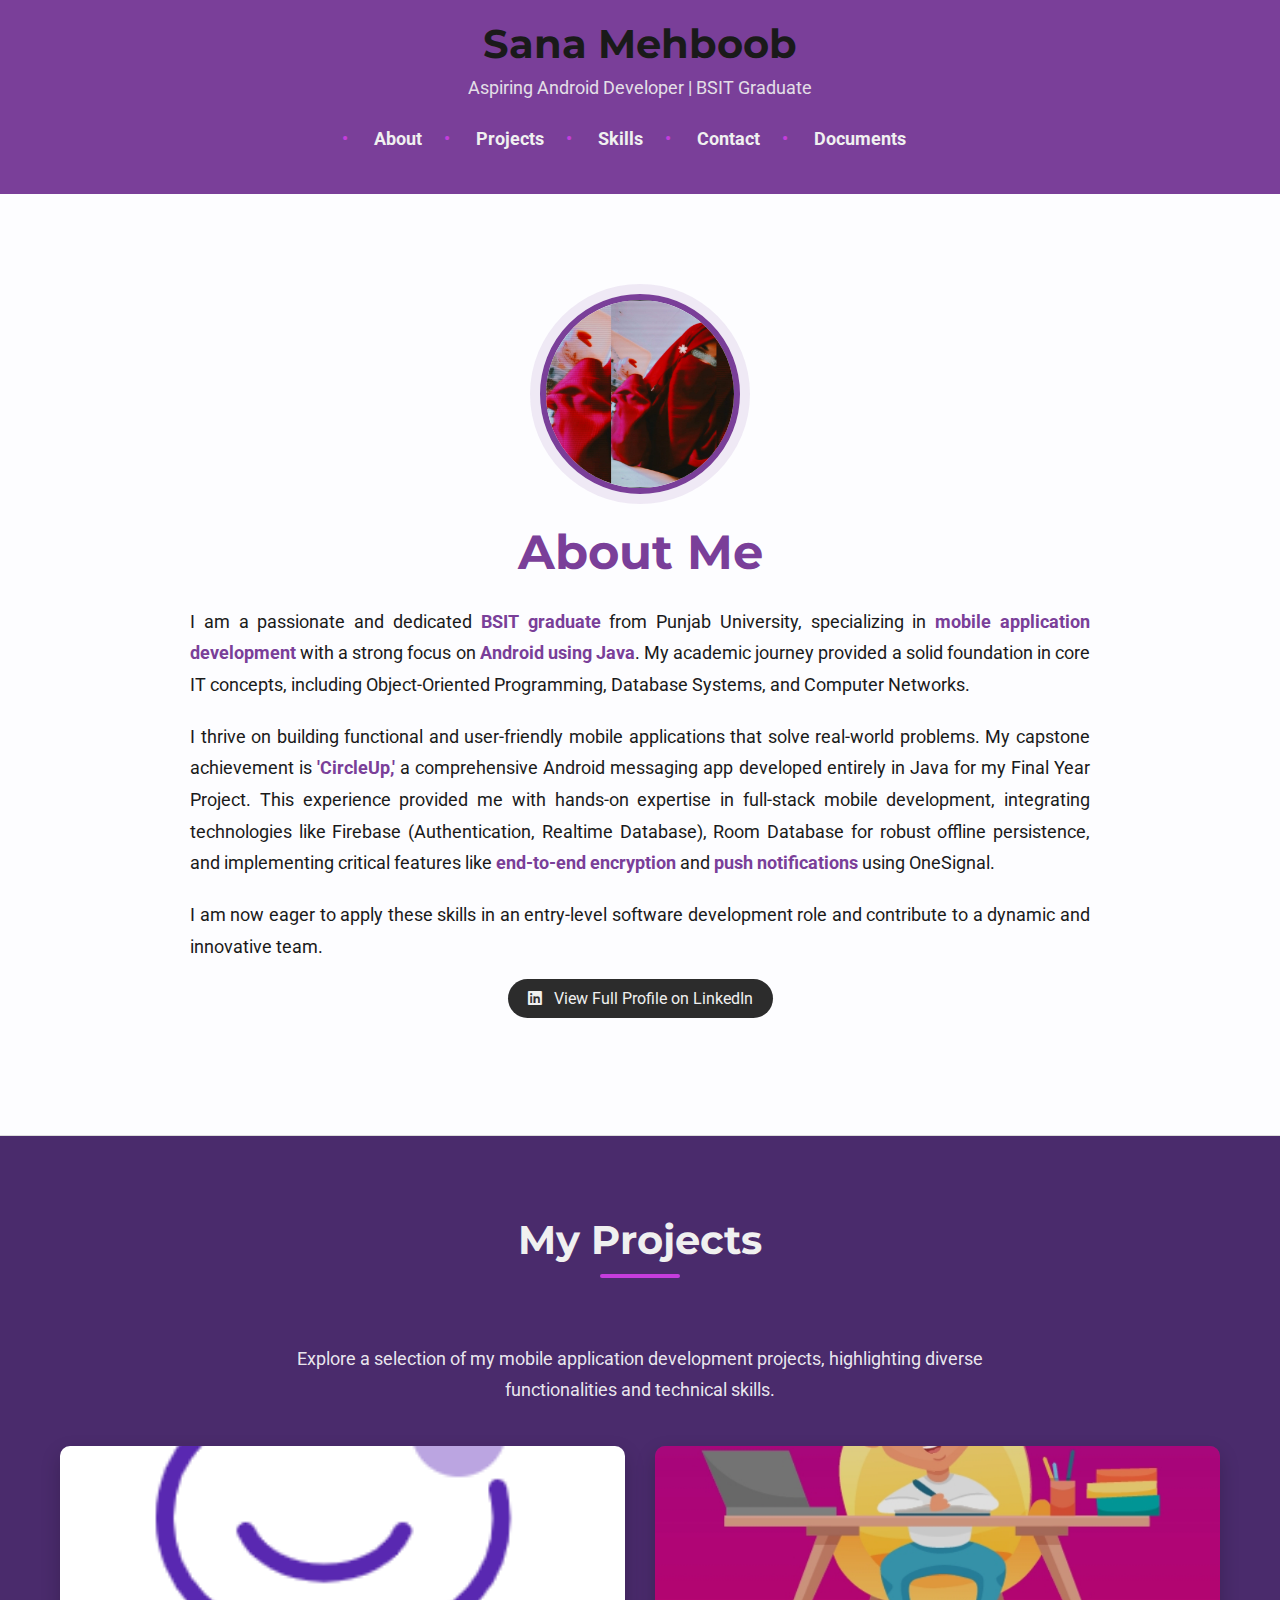
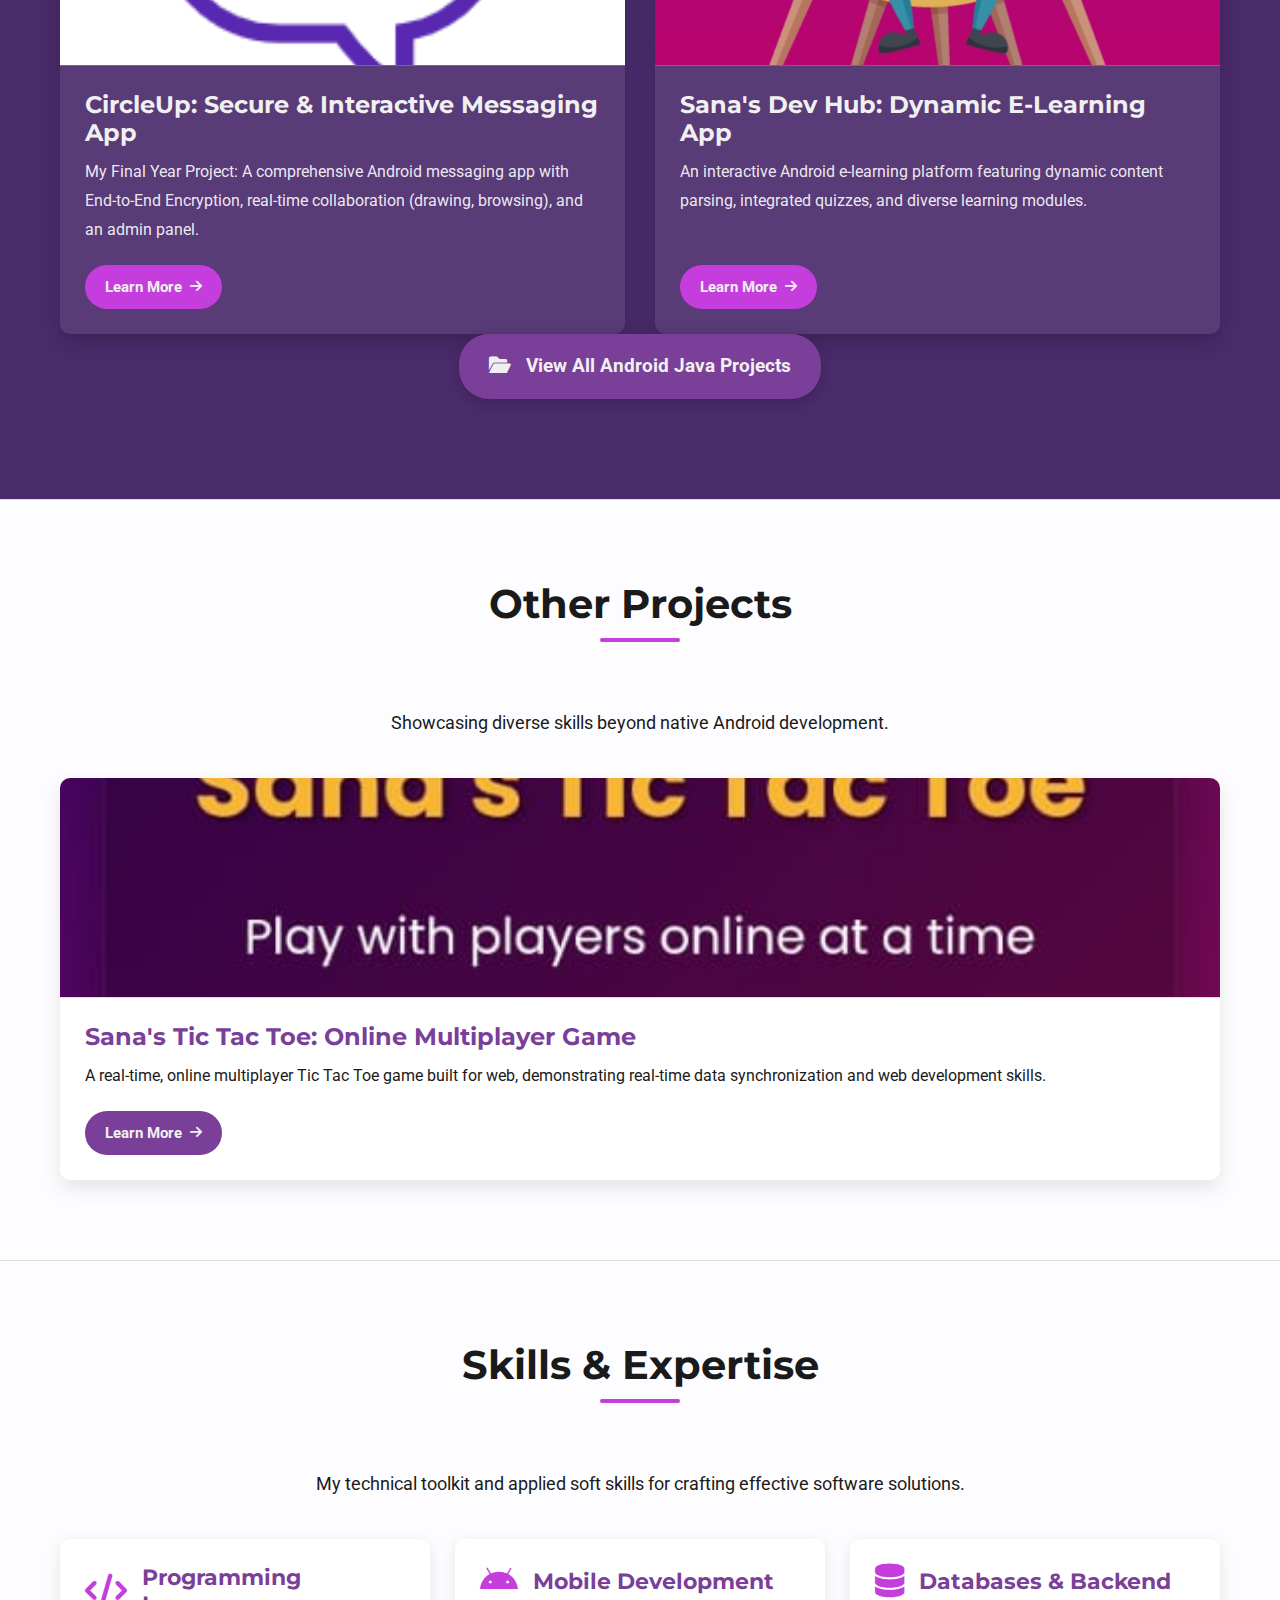
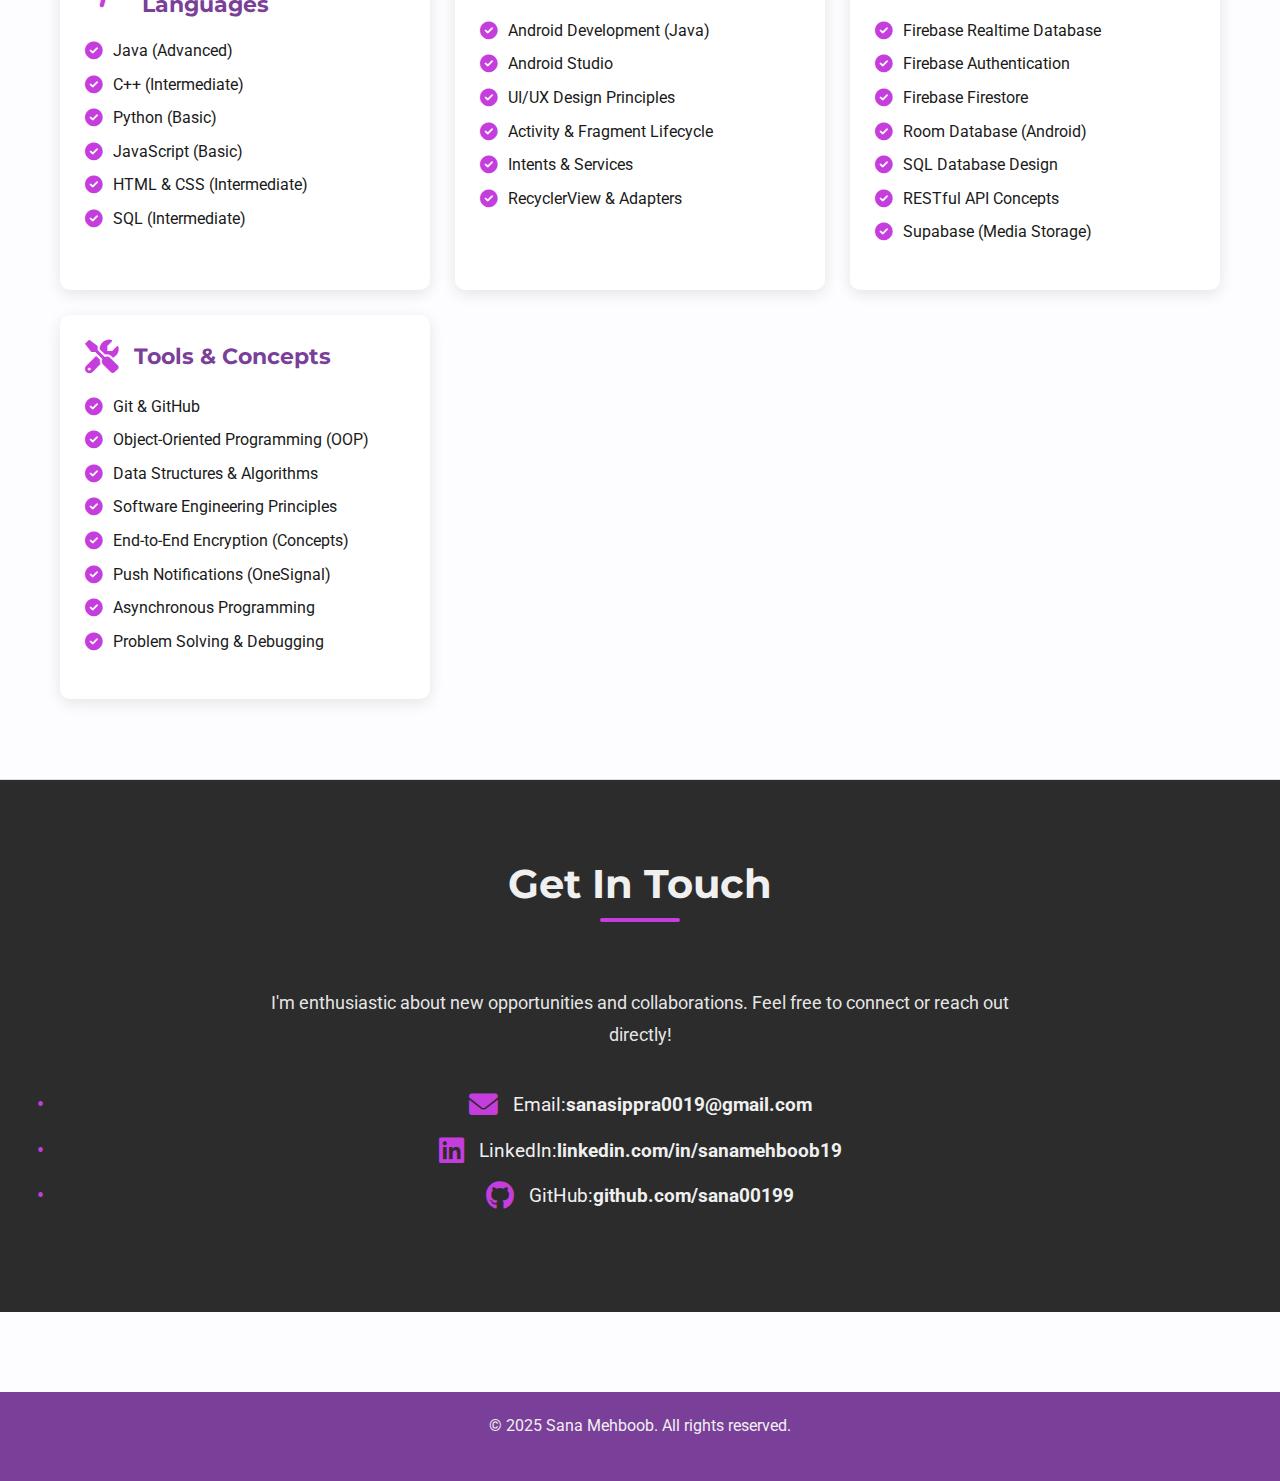
<file: index.html>
<!DOCTYPE html>
<html lang="en">
<head>
    <meta charset="UTF-8">
    <meta name="viewport" content="width=device-width, initial-scale=1.0">
    <title>Sana Mehboob | Aspiring Android Developer Portfolio</title>
    <!-- Link to your DEDICATED CSS file for the index page -->
    <link rel="stylesheet" href="index-styles.css">
    <!-- Google Fonts for a professional look -->
    <link href="https://fonts.googleapis.com/css2?family=Roboto:wght@300;400;700&family=Montserrat:wght@700&display=swap" rel="stylesheet">
    <!-- Font Awesome for icons -->
    <link rel="stylesheet" href="https://cdnjs.cloudflare.com/ajax/libs/font-awesome/6.0.0-beta3/css/all.min.css">
    <!-- Optional: Add a Favicon (Recommended for polish) -->
    <!-- <link rel="icon" href="images/favicon.png" type="image/png"> -->
</head>
<body>

    <header class="main-header">
        <div class="container">
            <h1 class="site-title">Sana Mehboob</h1>
            <p class="site-tagline">Aspiring Android Developer | BSIT Graduate</p>
            <nav class="main-nav">
                <ul>
                    <li><a href="#about">About</a></li>
                    <li><a href="#projects">Projects</a></li>
                    <li><a href="#skills">Skills</a></li>
                    <li><a href="#contact">Contact</a></li>
                    <li><a href="https://sana00199.github.io/documents/">Documents</a></li>
                </ul>
            </nav>
        </div>
    </header>

    <!-- Hero/About Section -->
    <section id="about" class="hero-section-about">
        <div class="container">
            <div class="profile-section-content">
                <img src="images/your-profile-picture.jpg" alt="Sana Mehboob Profile Picture" class="profile-img"> <!-- REMEMBER TO REPLACE THIS IMAGE -->
                <h2 class="section-heading-hero">About Me</h2>
                <p>I am a passionate and dedicated <strong>BSIT graduate</strong> from Punjab University, specializing in <strong>mobile application development</strong> with a strong focus on <strong>Android using Java</strong>. My academic journey provided a solid foundation in core IT concepts, including Object-Oriented Programming, Database Systems, and Computer Networks.</p>
                <p>I thrive on building functional and user-friendly mobile applications that solve real-world problems. My capstone achievement is <strong>'CircleUp,'</strong> a comprehensive Android messaging app developed entirely in Java for my Final Year Project. This experience provided me with hands-on expertise in full-stack mobile development, integrating technologies like Firebase (Authentication, Realtime Database), Room Database for robust offline persistence, and implementing critical features like <strong>end-to-end encryption</strong> and <strong>push notifications</strong> using OneSignal.</p>
                <p>I am now eager to apply these skills in an entry-level software development role and contribute to a dynamic and innovative team.</p>
                <p class="call-to-action">
                    <a href="https://www.linkedin.com/in/sanamehboob19/" target="_blank" class="button-link-small">
                        <i class="fab fa-linkedin"></i> View Full Profile on LinkedIn
                    </a>
                </p>
            </div>
        </div>
    </section>

    <!-- Projects Overview Section -->
    <section id="projects" class="content-section projects-dark-bg"> <!-- Changed to projects-dark-bg for a different background from overall dark-bg -->
        <div class="container">
            <h2 class="section-heading">My Projects</h2>
            <p class="text-center section-description">Explore a selection of my mobile application development projects, highlighting diverse functionalities and technical skills.</p>

            <div class="projects-overview-cards">
                <!-- Featured Project 1: CircleUp -->
                <a href="circleup-details.html" class="project-card-main-link">
                    <div class="project-card-main">
                        <img src="images/circleuplogo_one.png" alt="CircleUp App Screenshot"> <!-- REMEMBER TO REPLACE THIS IMAGE -->
                        <div class="card-content">
                            <h3>CircleUp: Secure & Interactive Messaging App</h3>
                            <p>My Final Year Project: A comprehensive Android messaging app with End-to-End Encryption, real-time collaboration (drawing, browsing), and an admin panel.</p>
                            <span class="view-details-button">Learn More <i class="fas fa-arrow-right"></i></span>
                        </div>
                    </div>
                </a>

                <!-- Featured Project 2: Sana's Dev Hub -->
                <a href="sanas-dev-hub-details.html" class="project-card-main-link">
                    <div class="project-card-main">
                        <img src="images/sanaslearning_logo.jpg" alt="Sana's Dev Hub Screenshot"> <!-- REMEMBER TO REPLACE THIS IMAGE -->
                        <div class="card-content">
                            <h3>Sana's Dev Hub: Dynamic E-Learning App</h3>
                            <p>An interactive Android e-learning platform featuring dynamic content parsing, integrated quizzes, and diverse learning modules.</p>
                            <span class="view-details-button">Learn More <i class="fas fa-arrow-right"></i></span>
                        </div>
                    </div>
                </a>
            </div>

            <p class="text-center project-links">
                 <a href="android-java-projects.html" class="button-link">
                     <i class="fas fa-folder-open"></i> View All Android Java Projects
                 </a>
            </p>
        </div>
    </section>



        <!-- NEW: Other Projects / Web Projects Section -->
    <section id="other-projects" class="content-section light-bg"> <!-- Using light-bg for contrast with previous dark-bg -->
        <div class="container">
            <h2 class="section-heading">Other Projects</h2>
            <p class="text-center section-description">Showcasing diverse skills beyond native Android development.</p>

            <div class="projects-overview-cards">
                <!-- Project Card: Sana's Tic Tac Toe -->
                <a href="tic-tac-toe-details.html" class="project-card-main-link">
                    <div class="project-card-main project-card-web"> <!-- Added specific class 'project-card-web' for unique styling -->
                        <img src="images/TICTACTOE.jpg" alt="Sana's Tic Tac Toe App Screenshot"> <!-- REMEMBER TO REPLACE THIS IMAGE with a prominent game screenshot -->
                        <div class="card-content">
                            <h3>Sana's Tic Tac Toe: Online Multiplayer Game</h3>
                            <p>A real-time, online multiplayer Tic Tac Toe game built for web, demonstrating real-time data synchronization and web development skills.</p>
                            <span class="view-details-button">Learn More <i class="fas fa-arrow-right"></i></span>
                        </div>
                    </div>
                </a>

                <!-- You can add other web or non-Android projects here in the future -->

            </div>
        </div>
    </section>
    <!-- END NEW: Other Projects Section -->




    <!-- Skills Section -->
    <section id="skills" class="content-section light-bg">
        <div class="container">
            <h2 class="section-heading">Skills & Expertise</h2>
            <p class="text-center section-description">My technical toolkit and applied soft skills for crafting effective software solutions.</p>
            <div class="skills-grid">
                <div class="skill-category-item">
                    <h4><i class="fas fa-code"></i> Programming Languages</h4>
                    <ul>
                        <li><i class="fas fa-check-circle"></i> Java (Advanced)</li>
                        <li><i class="fas fa-check-circle"></i> C++ (Intermediate)</li>
                        <li><i class="fas fa-check-circle"></i> Python (Basic)</li>
                        <li><i class="fas fa-check-circle"></i> JavaScript (Basic)</li>
                        <li><i class="fas fa-check-circle"></i> HTML & CSS (Intermediate)</li>
                        <li><i class="fas fa-check-circle"></i> SQL (Intermediate)</li>
                    </ul>
                </div>
                <div class="skill-category-item">
                    <h4><i class="fab fa-android"></i> Mobile Development</h4>
                    <ul>
                        <li><i class="fas fa-check-circle"></i> Android Development (Java)</li>
                        <li><i class="fas fa-check-circle"></i> Android Studio</li>
                        <li><i class="fas fa-check-circle"></i> UI/UX Design Principles</li>
                        <li><i class="fas fa-check-circle"></i> Activity & Fragment Lifecycle</li>
                        <li><i class="fas fa-check-circle"></i> Intents & Services</li>
                        <li><i class="fas fa-check-circle"></i> RecyclerView & Adapters</li>
                    </ul>
                </div>
                <div class="skill-category-item">
                    <h4><i class="fas fa-database"></i> Databases & Backend</h4>
                    <ul>
                        <li><i class="fas fa-check-circle"></i> Firebase Realtime Database</li>
                        <li><i class="fas fa-check-circle"></i> Firebase Authentication</li>
                        <li><i class="fas fa-check-circle"></i> Firebase Firestore</li>
                        <li><i class="fas fa-check-circle"></i> Room Database (Android)</li>
                        <li><i class="fas fa-check-circle"></i> SQL Database Design</li>
                        <li><i class="fas fa-check-circle"></i> RESTful API Concepts</li>
                        <li><i class="fas fa-check-circle"></i> Supabase (Media Storage)</li>
                    </ul>
                </div>
                <div class="skill-category-item">
                    <h4><i class="fas fa-tools"></i> Tools & Concepts</h4>
                    <ul>
                        <li><i class="fas fa-check-circle"></i> Git & GitHub</li>
                        <li><i class="fas fa-check-circle"></i> Object-Oriented Programming (OOP)</li>
                        <li><i class="fas fa-check-circle"></i> Data Structures & Algorithms</li>
                        <li><i class="fas fa-check-circle"></i> Software Engineering Principles</li>
                        <li><i class="fas fa-check-circle"></i> End-to-End Encryption (Concepts)</li>
                        <li><i class="fas fa-check-circle"></i> Push Notifications (OneSignal)</li>
                        <li><i class="fas fa-check-circle"></i> Asynchronous Programming</li>
                        <li><i class="fas fa-check-circle"></i> Problem Solving & Debugging</li>
                    </ul>
                </div>
            </div>
        </div>
    </section>

    <!-- Contact Section -->
    <section id="contact" class="content-section dark-bg">
        <div class="container">
            <h2 class="section-heading">Get In Touch</h2>
            <p class="text-center section-description">I'm enthusiastic about new opportunities and collaborations. Feel free to connect or reach out directly!</p>
            <ul class="contact-list">
                <li><i class="fas fa-envelope"></i> Email: <a href="mailto:sanasippra0019@gmail.com">sanasippra0019@gmail.com</a></li>
                <li><i class="fab fa-linkedin"></i> LinkedIn: <a href="https://www.linkedin.com/in/sanamehboob19/" target="_blank">linkedin.com/in/sanamehboob19</a></li>
                <li><i class="fab fa-github"></i> GitHub: <a href="https://github.com/sana00199" target="_blank">github.com/sana00199</a></li>
            </ul>
        </div>
    </section>

    <footer class="main-footer">
        <div class="container">
            <p>© 2025 Sana Mehboob. All rights reserved.</p>
        </div>
    </footer>

</body>
</html>
</file>
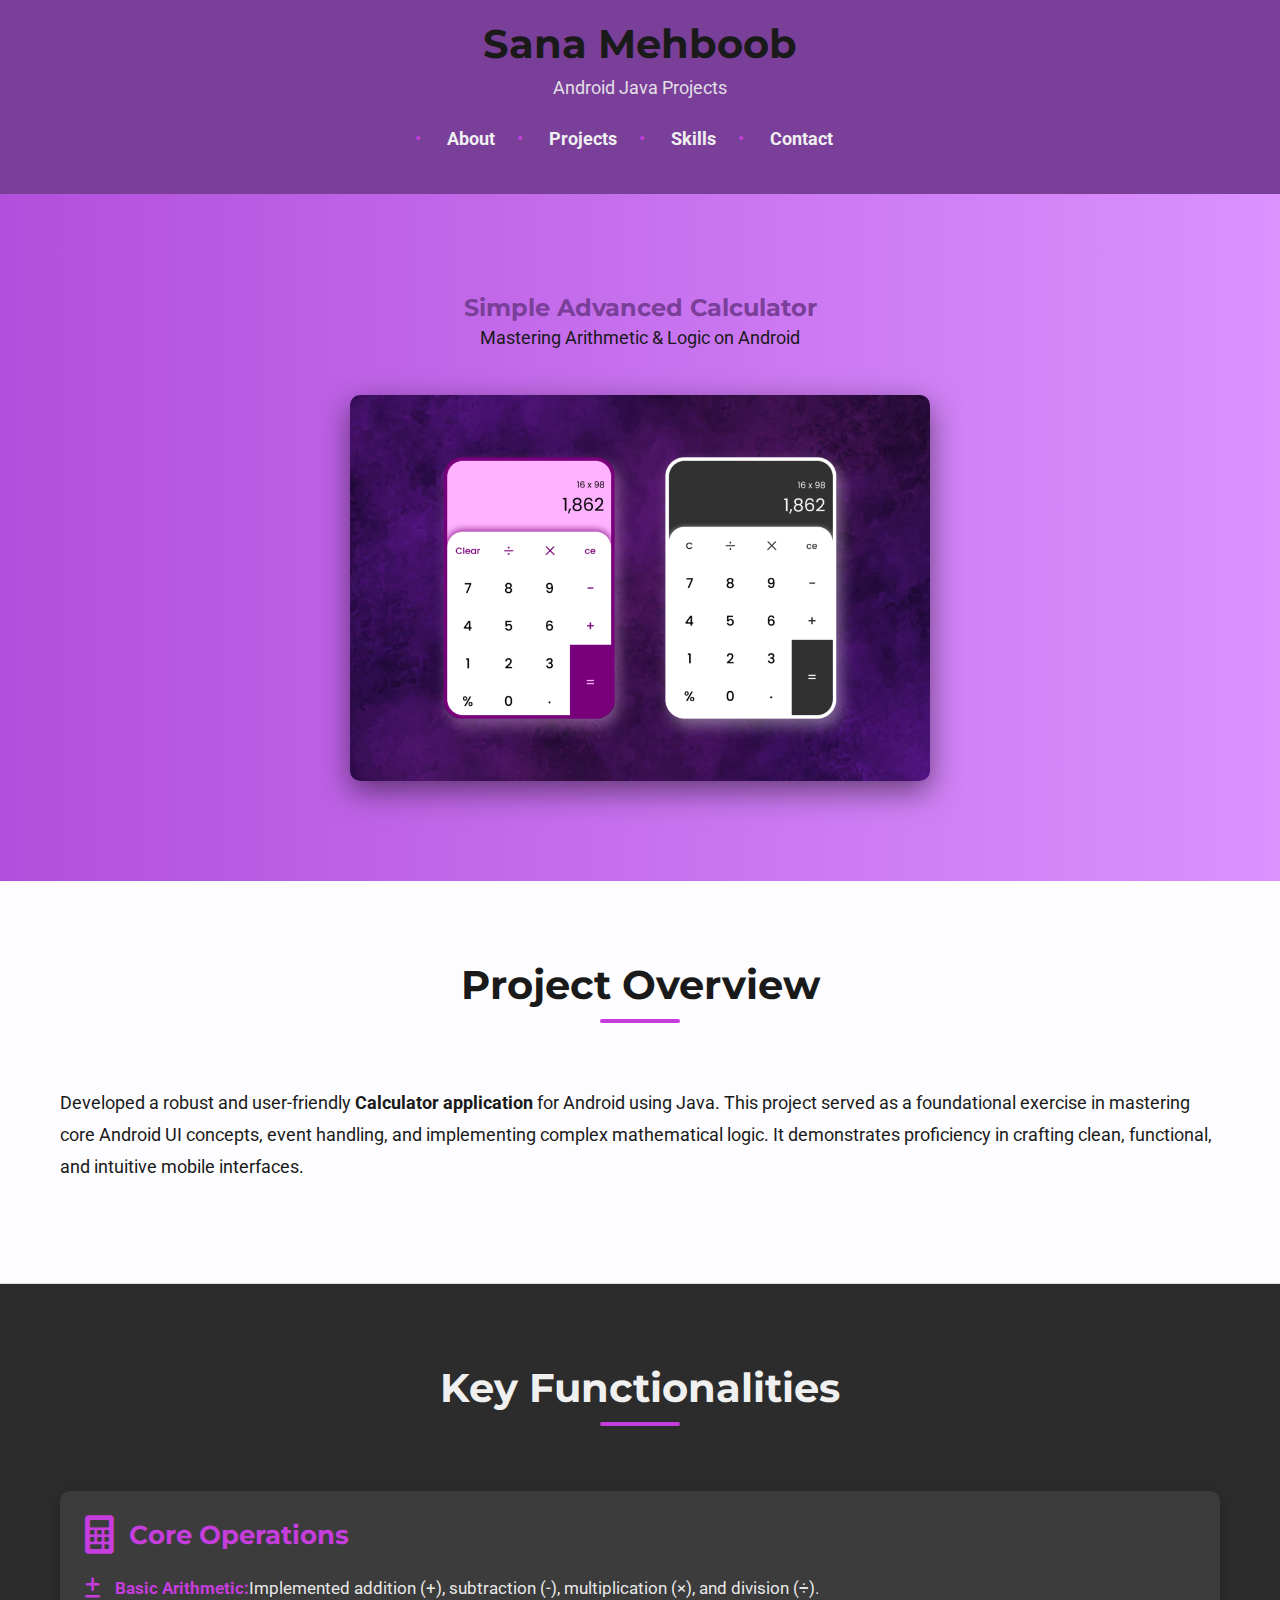
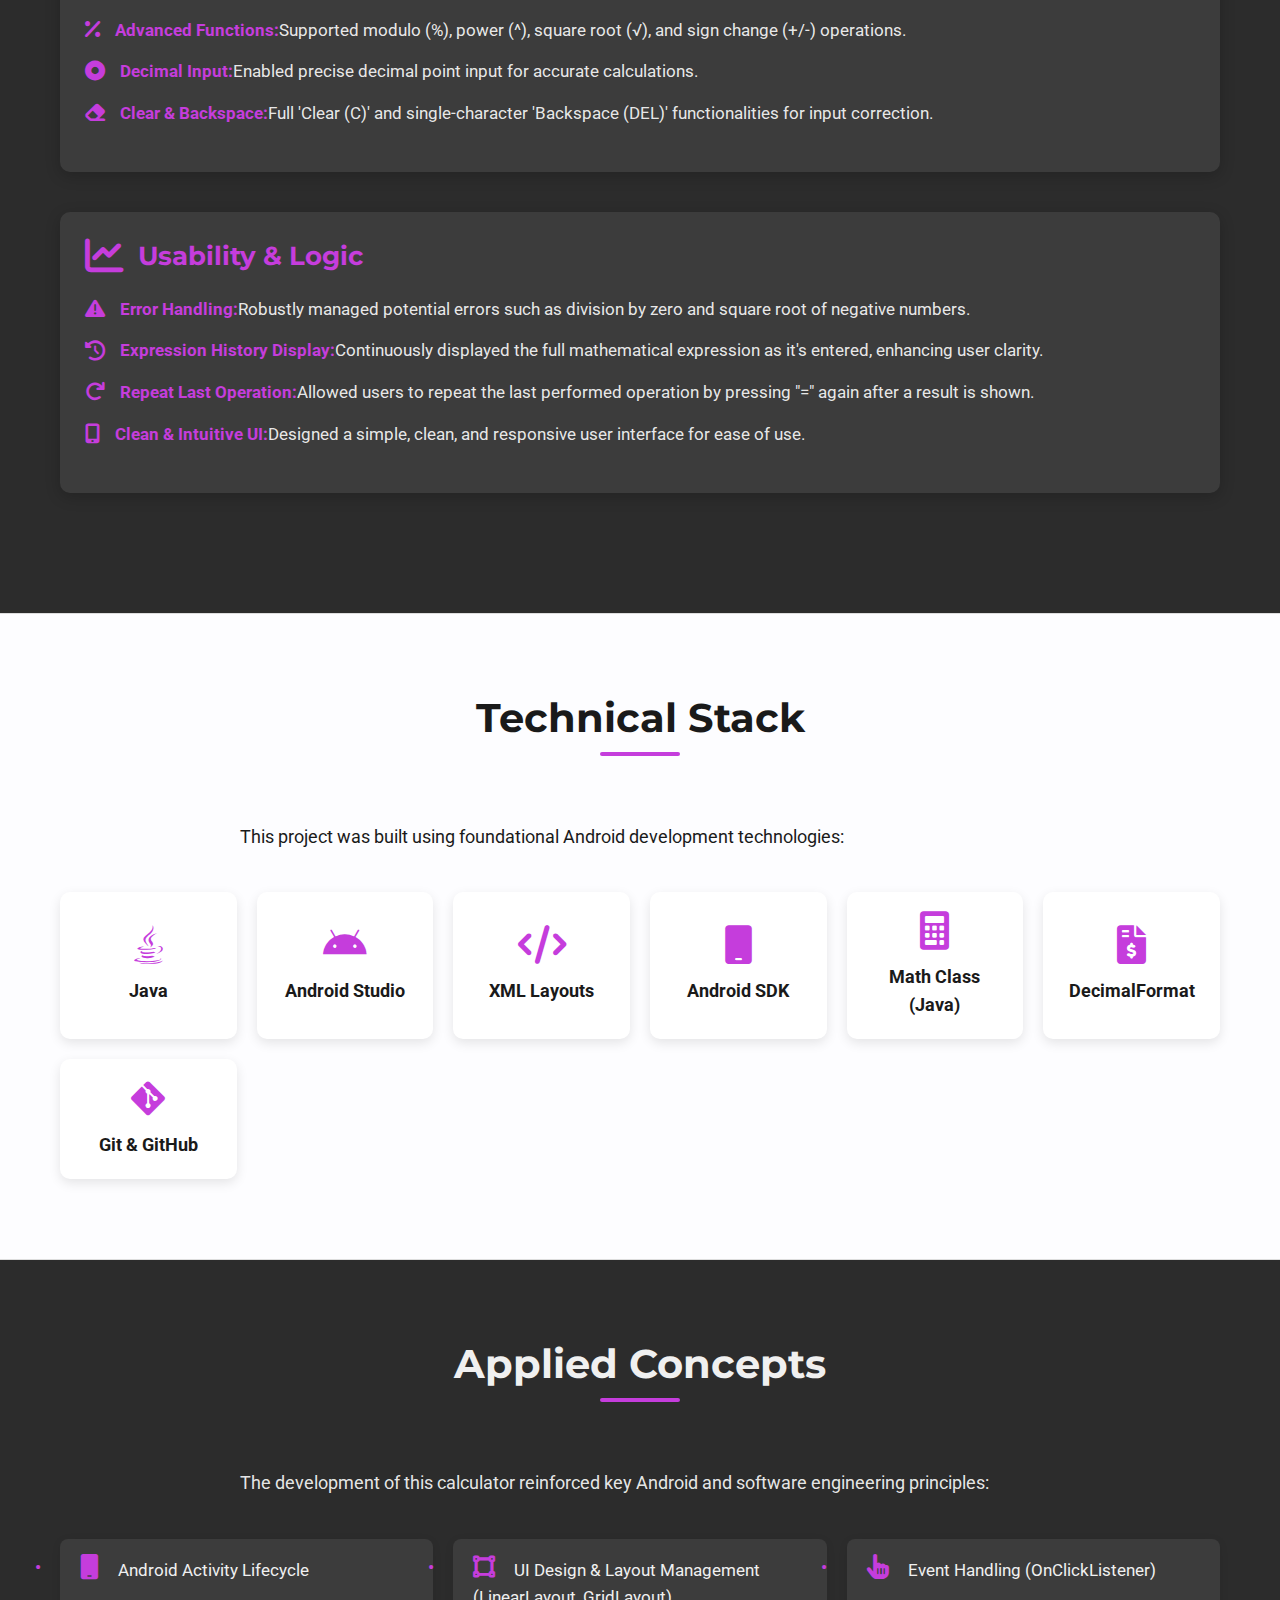
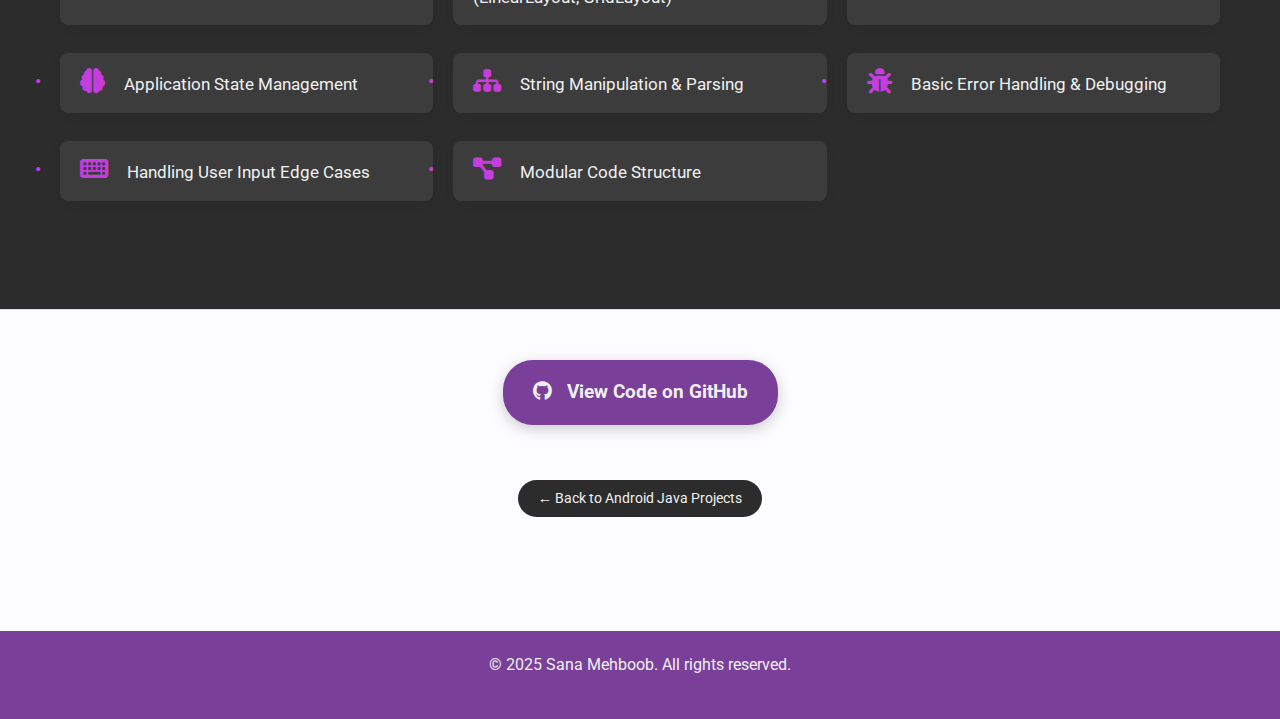
<file: calculator-details.html>
<!DOCTYPE html>
<html lang="en">
<head>
    <meta charset="UTF-8">
    <meta name="viewport" content="width=device-width, initial-scale=1.0">
    <title>Calculator: Android Java Project | Sana Mehboob's Portfolio</title>
    <!-- Link to your DEDICATED CSS file for this page -->
    <link rel="stylesheet" href="calculator-details-styles.css">
    <!-- Google Fonts for a professional look -->
    <link href="https://fonts.googleapis.com/css2?family=Roboto:wght@300;400;700&family=Montserrat:wght@700&display=swap" rel="stylesheet">
    <!-- Font Awesome for icons -->
    <link rel="stylesheet" href="https://cdnjs.cloudflare.com/ajax/libs/font-awesome/6.0.0-beta3/css/all.min.css">
    <!-- Optional: Add a Favicon -->
    <!-- <link rel="icon" href="images/favicon.png" type="image/png"> -->
</head>
<body>

    <header class="main-header">
        <div class="container">
            <h1 class="site-title">Sana Mehboob</h1>
            <p class="site-tagline">Android Java Projects</p>
            <nav class="main-nav">
                <ul>
                    <li><a href="index.html#about">About</a></li>
                    <li><a href="android-java-projects.html">Projects</a></li>
                    <li><a href="index.html#skills">Skills</a></li>
                    <li><a href="index.html#contact">Contact</a></li>
                </ul>
            </nav>
        </div>
    </header>

    <main>
        <!-- Hero Section: Project Title and Main Visual -->
        <section id="calculator-hero" class="hero-section hero-section-light-bg"> <!-- Added hero-section-light-bg class -->
            <div class="container">
                <div class="hero-content">
                    <h2 class="project-title">Simple Advanced Calculator</h2>
                    <p class="project-tagline">Mastering Arithmetic & Logic on Android</p>
                </div>
                <!-- Use a high-res screenshot of your calculator here -->
                <img src="images/calculator.png" alt="Simple Advanced Calculator App Screenshot" class="project-main-screenshot">
            </div>
        </section>

        <!-- Overview Section -->
        <section id="overview" class="content-section light-bg">
            <div class="container">
                <h3 class="section-heading">Project Overview</h3>
                <p>Developed a robust and user-friendly <strong>Calculator application</strong> for Android using Java. This project served as a foundational exercise in mastering core Android UI concepts, event handling, and implementing complex mathematical logic. It demonstrates proficiency in crafting clean, functional, and intuitive mobile interfaces.</p>
            </div>
        </section>

        <!-- Key Features Section -->
        <section id="features" class="content-section dark-bg">
            <div class="container">
                <h3 class="section-heading">Key Functionalities</h3>

                <div class="feature-category">
                    <h4><i class="fas fa-calculator feature-icon"></i> Core Operations</h4>
                    <ul class="feature-list-items">
                        <li><i class="fas fa-plus-minus"></i> <strong>Basic Arithmetic:</strong> Implemented addition (+), subtraction (-), multiplication (×), and division (÷).</li>
                        <li><i class="fas fa-percent"></i> <strong>Advanced Functions:</strong> Supported modulo (%), power (^), square root (√), and sign change (+/-) operations.</li>
                        <li><i class="fas fa-dot-circle"></i> <strong>Decimal Input:</strong> Enabled precise decimal point input for accurate calculations.</li>
                        <li><i class="fas fa-eraser"></i> <strong>Clear & Backspace:</strong> Full 'Clear (C)' and single-character 'Backspace (DEL)' functionalities for input correction.</li>
                    </ul>
                </div>

                <div class="feature-category">
                    <h4><i class="fas fa-chart-line feature-icon"></i> Usability & Logic</h4>
                    <ul class="feature-list-items">
                        <li><i class="fas fa-exclamation-triangle"></i> <strong>Error Handling:</strong> Robustly managed potential errors such as division by zero and square root of negative numbers.</li>
                        <li><i class="fas fa-history"></i> <strong>Expression History Display:</strong> Continuously displayed the full mathematical expression as it's entered, enhancing user clarity.</li>
                        <li><i class="fas fa-redo"></i> <strong>Repeat Last Operation:</strong> Allowed users to repeat the last performed operation by pressing "=" again after a result is shown.</li>
                        <li><i class="fas fa-mobile-alt"></i> <strong>Clean & Intuitive UI:</strong> Designed a simple, clean, and responsive user interface for ease of use.</li>
                    </ul>
                </div>
            </div>
        </section>

        <!-- Technical Stack Section -->
        <section id="tech-stack" class="content-section light-bg">
            <div class="container">
                <h3 class="section-heading">Technical Stack</h3>
                <p class="section-description">This project was built using foundational Android development technologies:</p>
                <div class="tech-grid">
                    <div class="tech-item"><i class="fab fa-java"></i> Java</div>
                    <div class="tech-item"><i class="fab fa-android"></i> Android Studio</div>
                    <div class="tech-item"><i class="fas fa-code"></i> XML Layouts</div>
                    <div class="tech-item"><i class="fas fa-mobile"></i> Android SDK</div>
                    <div class="tech-item"><i class="fas fa-calculator"></i> Math Class (Java)</div>
                    <div class="tech-item"><i class="fas fa-file-invoice-dollar"></i> DecimalFormat</div>
                    <div class="tech-item"><i class="fab fa-git-alt"></i> Git & GitHub</div>
                </div>
            </div>
        </section>

        <!-- Concepts Applied Section -->
        <section id="concepts-applied" class="content-section dark-bg">
            <div class="container">
                <h3 class="section-heading">Applied Concepts</h3>
                <p class="section-description">The development of this calculator reinforced key Android and software engineering principles:</p>
                <ul class="concept-list">
                    <li><i class="fas fa-mobile"></i> Android Activity Lifecycle</li>
                    <li><i class="fas fa-vector-square"></i> UI Design & Layout Management (LinearLayout, GridLayout)</li>
                    <li><i class="fas fa-hand-pointer"></i> Event Handling (OnClickListener)</li>
                    <li><i class="fas fa-brain"></i> Application State Management</li>
                    <li><i class="fas fa-sitemap"></i> String Manipulation & Parsing</li>
                    <li><i class="fas fa-bug"></i> Basic Error Handling & Debugging</li>
                    <li><i class="fas fa-keyboard"></i> Handling User Input Edge Cases</li>
                    <li><i class="fas fa-project-diagram"></i> Modular Code Structure</li>
                </ul>
            </div>
        </section>

        <!-- Optional: Video Demonstration Section -->
        <!-- Uncomment this section if you create a video demo -->
        <!--
        <section id="video-demo" class="content-section light-bg">
            <div class="container">
                <h3 class="section-heading">Calculator Demo</h3>
                <p class="text-center section-description">See the calculator in action.</p>
                <div class="video-gallery">
                    <div class="video-item">
                        <h4>Calculator Features Walkthrough</h4>
                        <div class="video-container">
                            <iframe src="[Link to your YouTube/Vimeo demo]" frameborder="0" allow="accelerometer; autoplay; clipboard-write; encrypted-media; gyroscope; picture-in-picture" allowfullscreen></iframe>
                        </div>
                    </div>
                </div>
            </div>
        </section>
        -->

        <!-- Project Links -->
        <p class="project-links call-to-action">
            <a href="https://github.com/sana00199/SimpleAdvancedCalculator.git" target="_blank" class="button-link">
                <i class="fab fa-github"></i> View Code on GitHub
            </a>
            <!-- If you add a video, uncomment this and update link -->
            <!--
            <a href="[Link to your YouTube/Vimeo demo]" target="_blank" class="button-link">
                <i class="fas fa-video"></i> Watch Demo
            </a>
            -->
        </p>

        <!-- Back to Projects Link -->
        <section class="content-section back-link-section">
            <div class="container text-center">
                <a href="android-java-projects.html" class="button-link-small">← Back to Android Java Projects</a>
            </div>
        </section>
    </main>

    <footer class="main-footer">
        <div class="container">
            <p>© 2025 Sana Mehboob. All rights reserved.</p>
        </div>
    </footer>

</body>
</html>
</file>
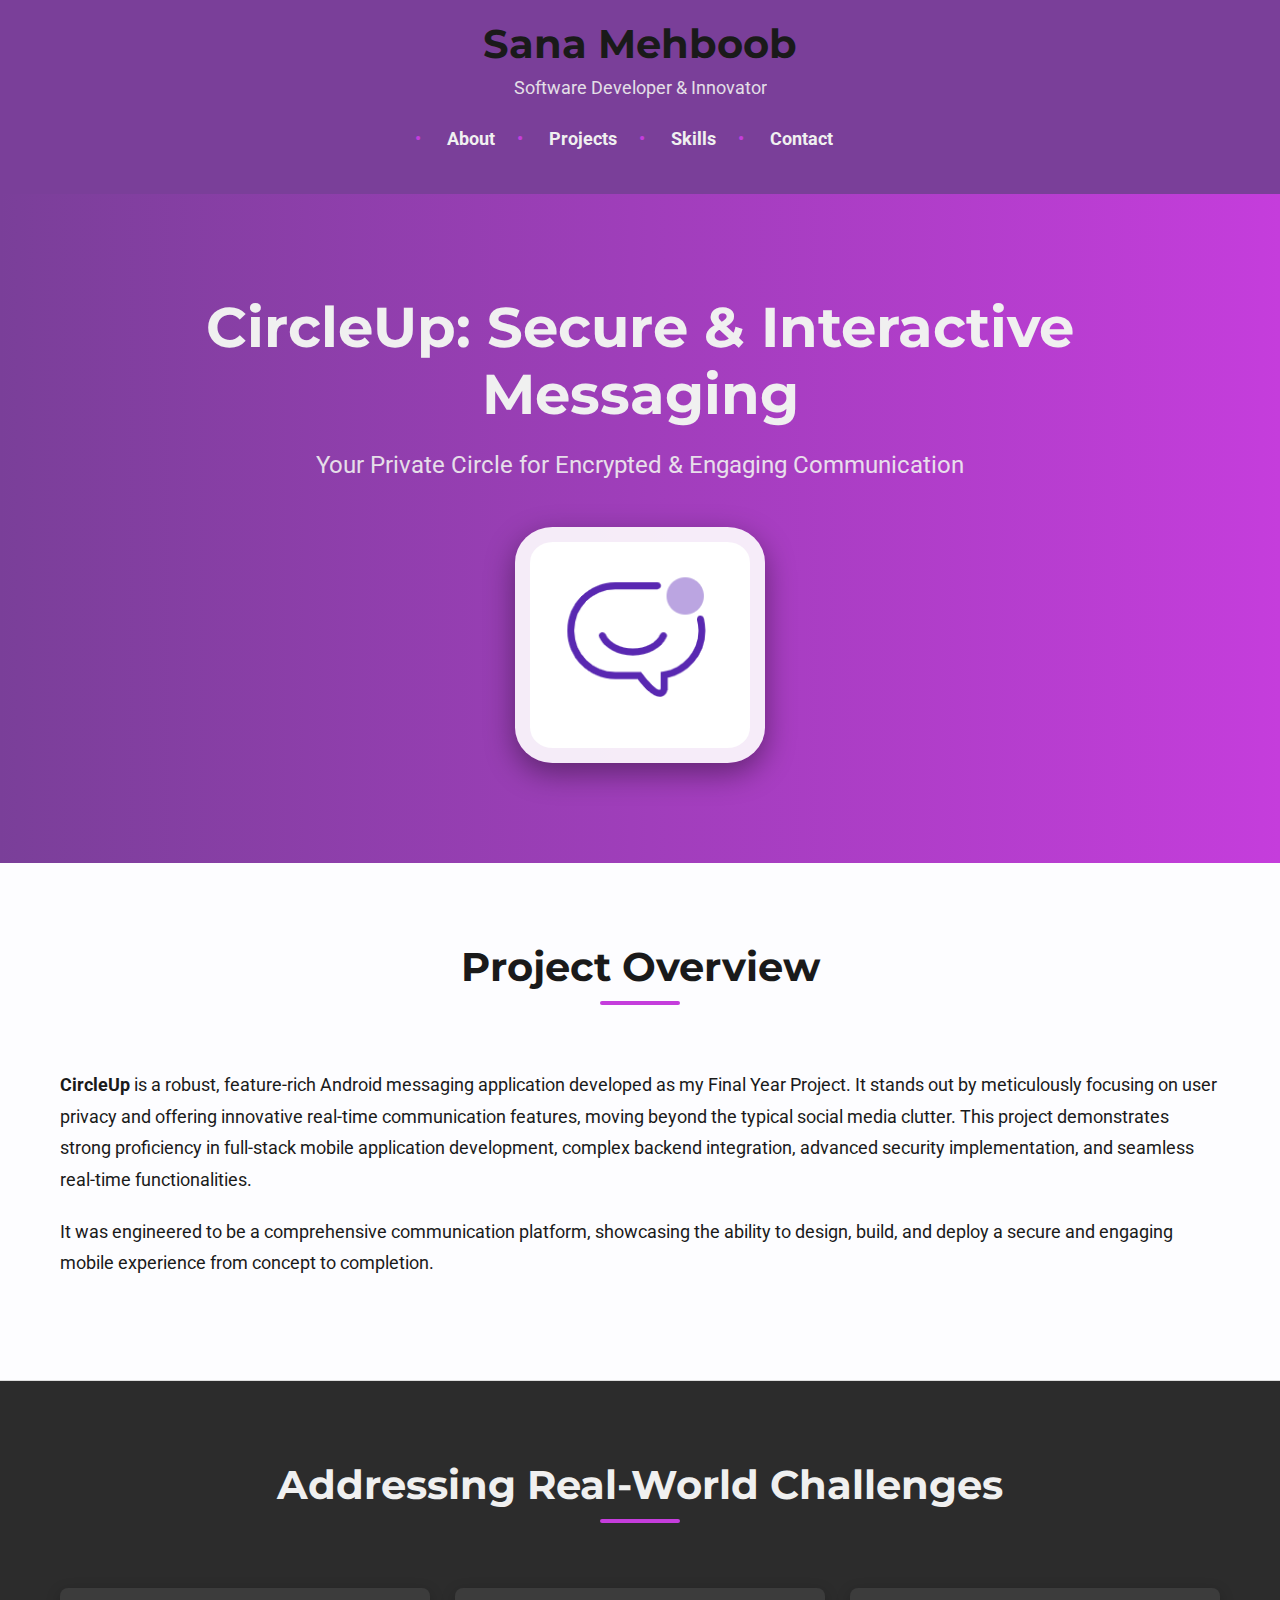
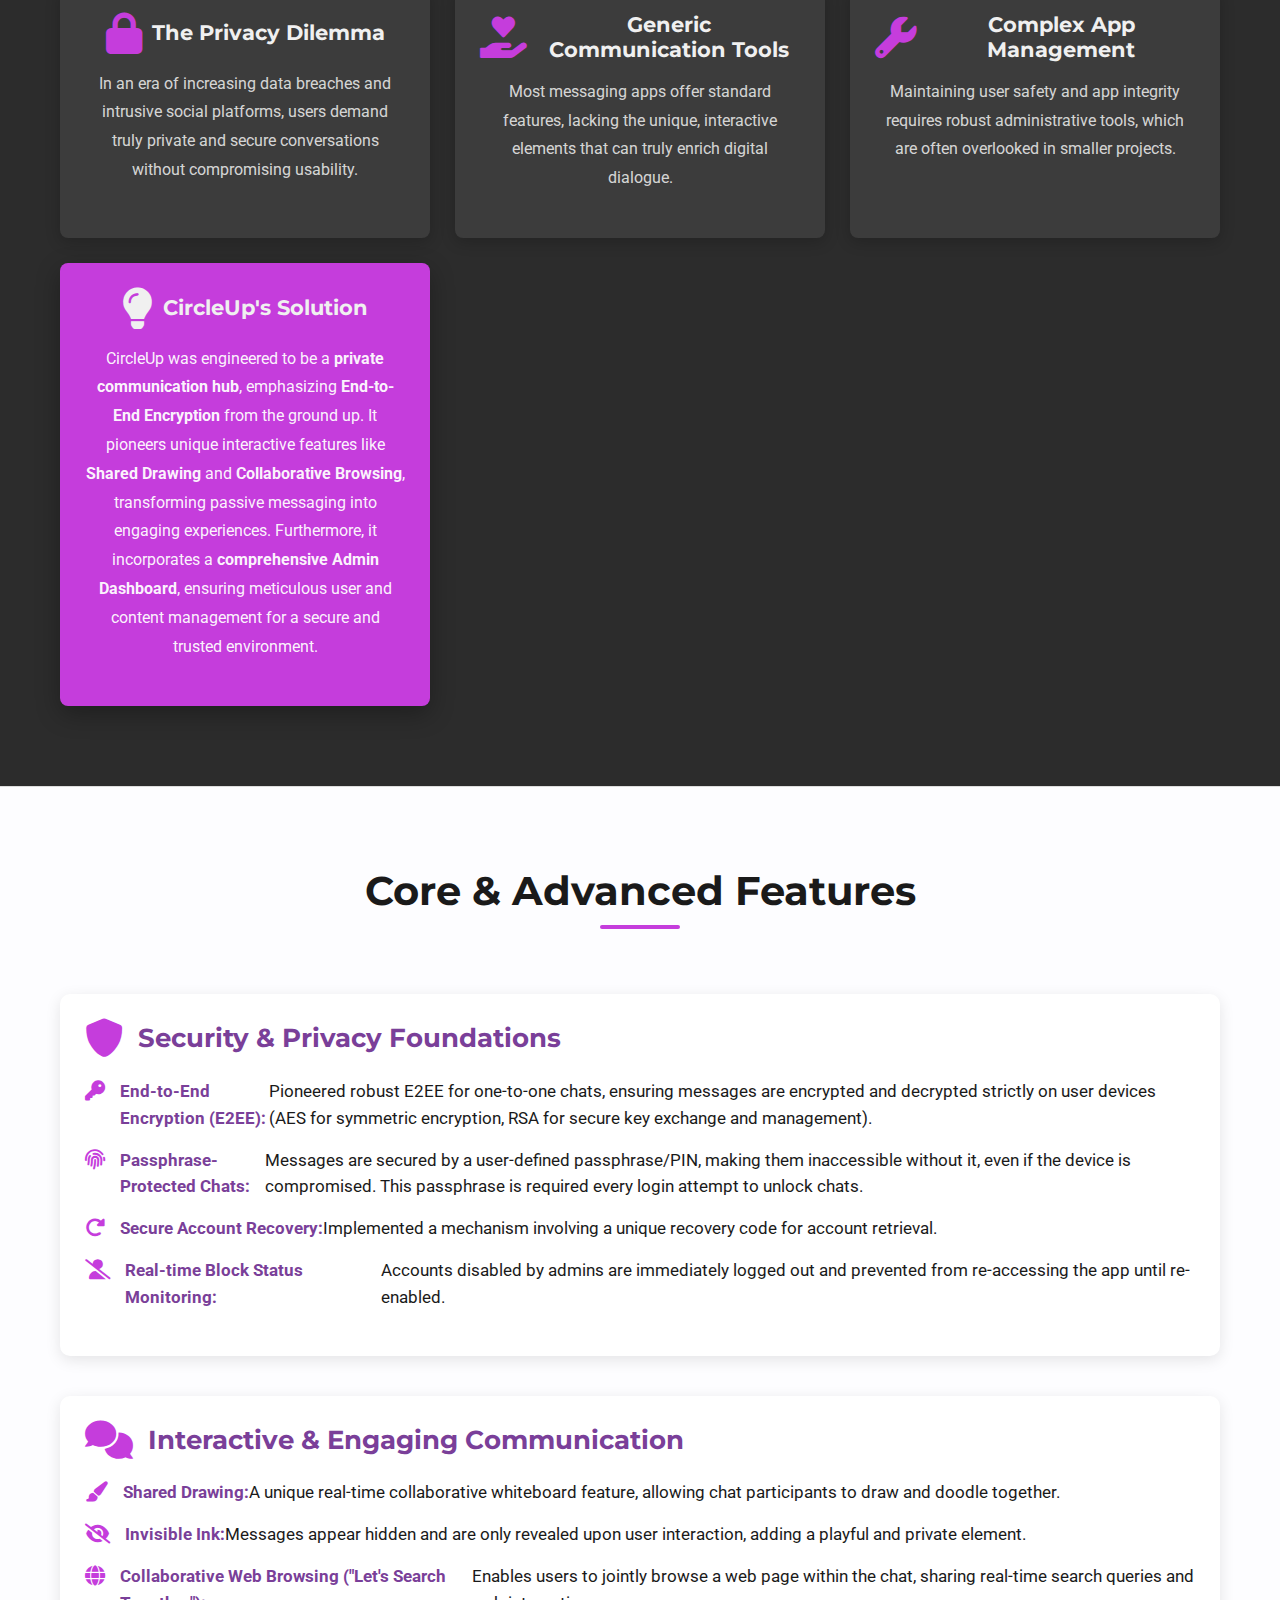
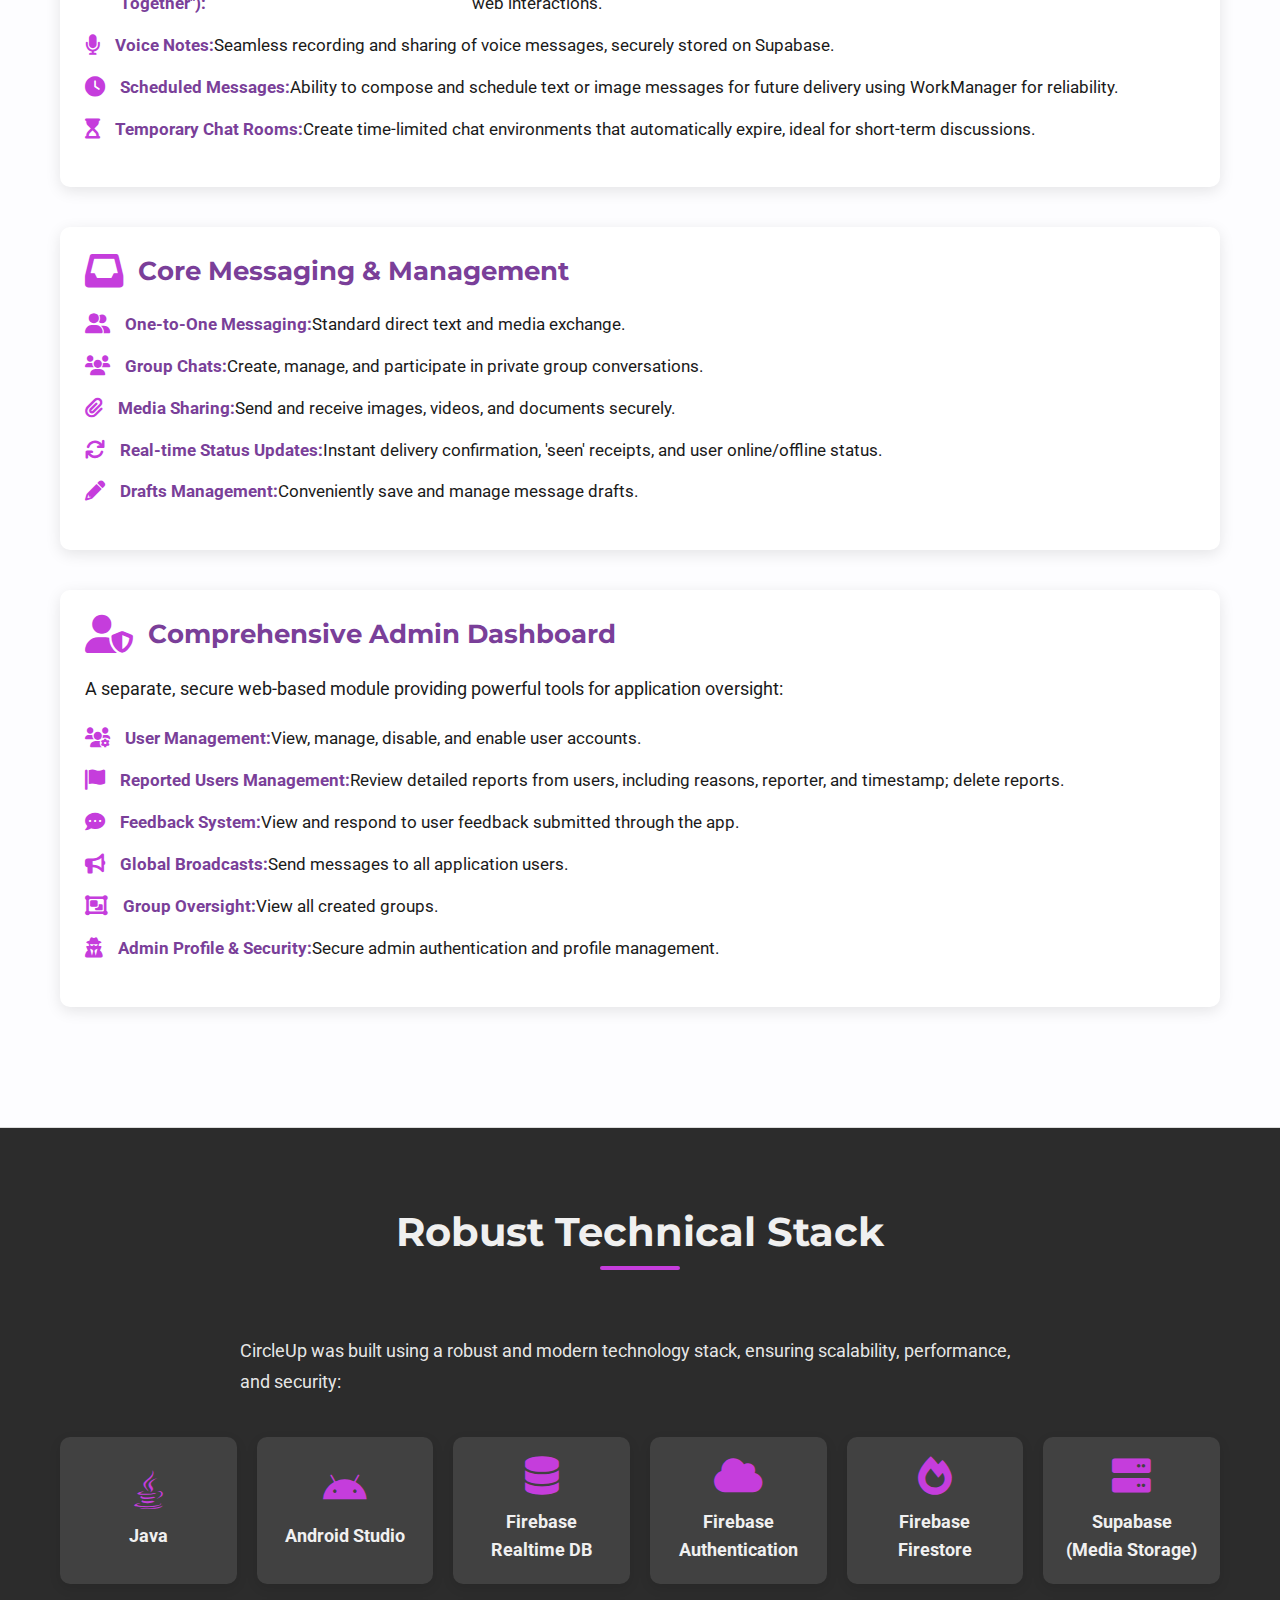
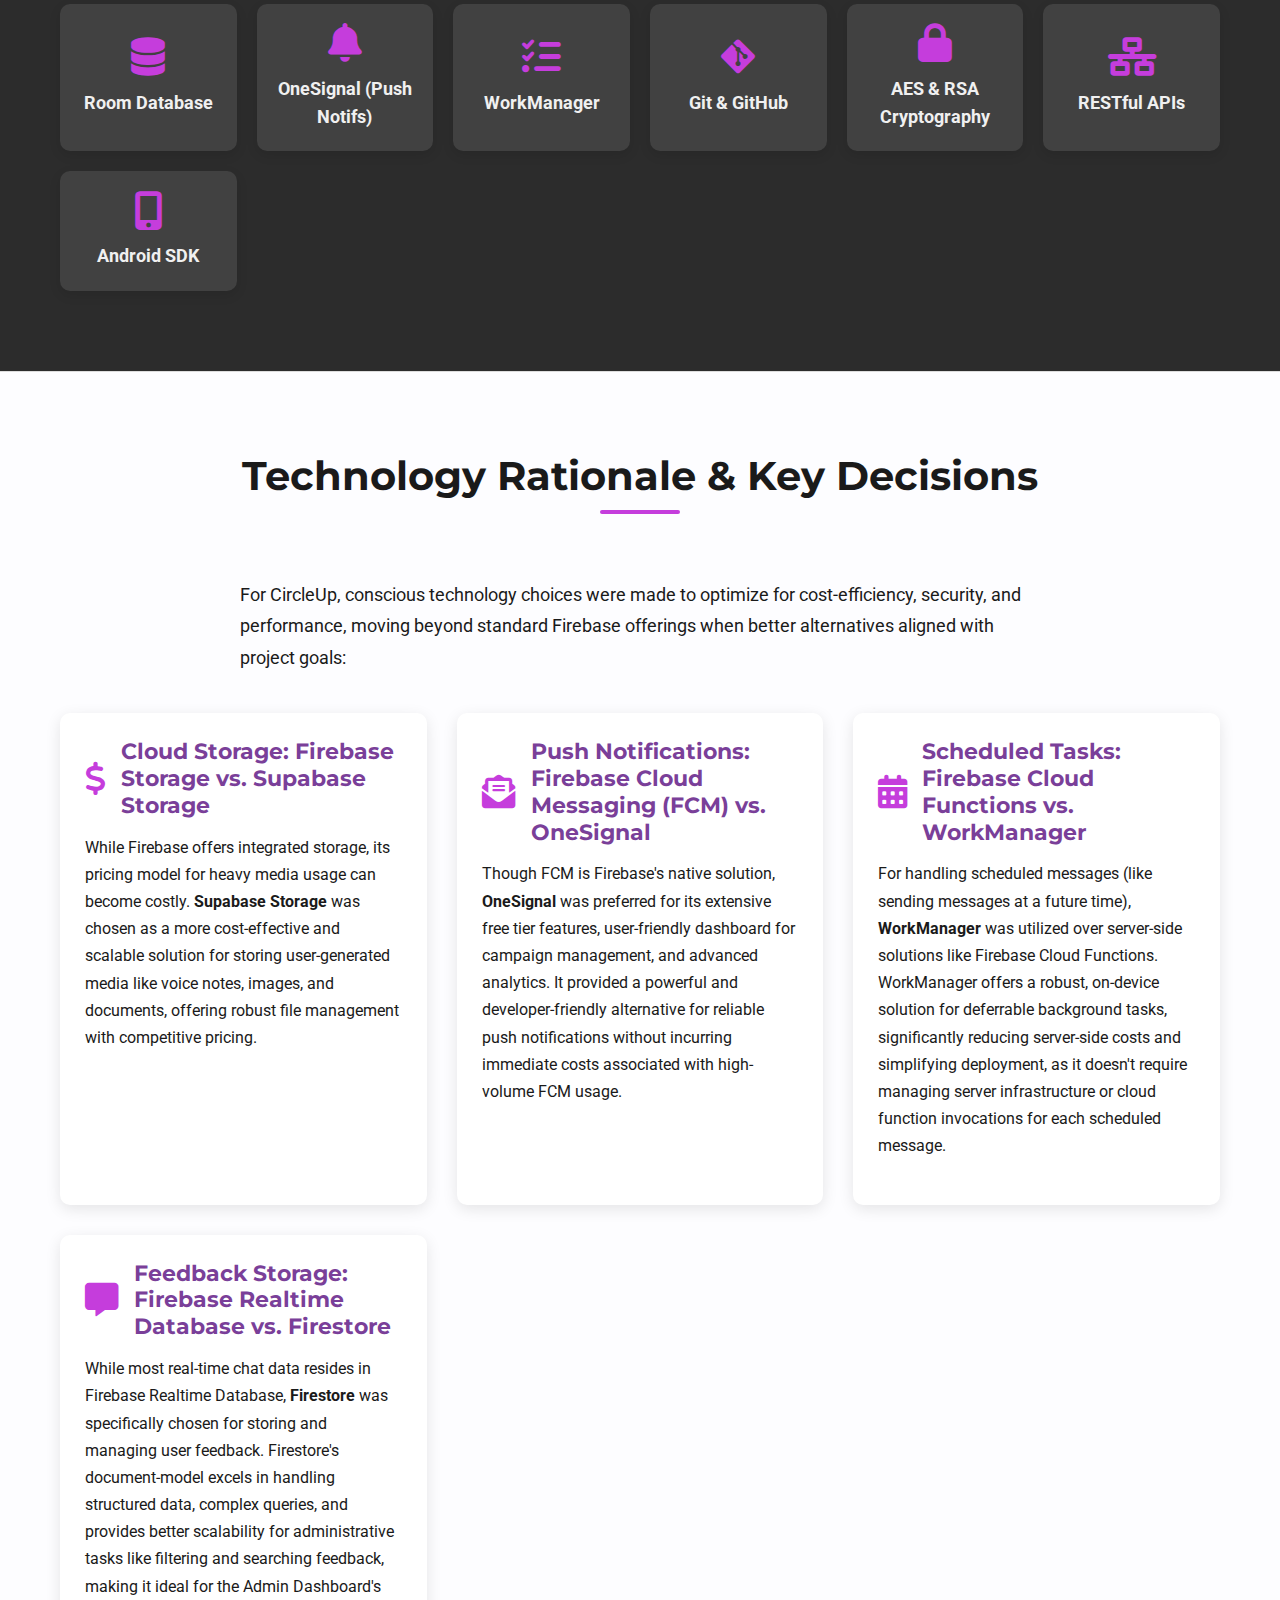
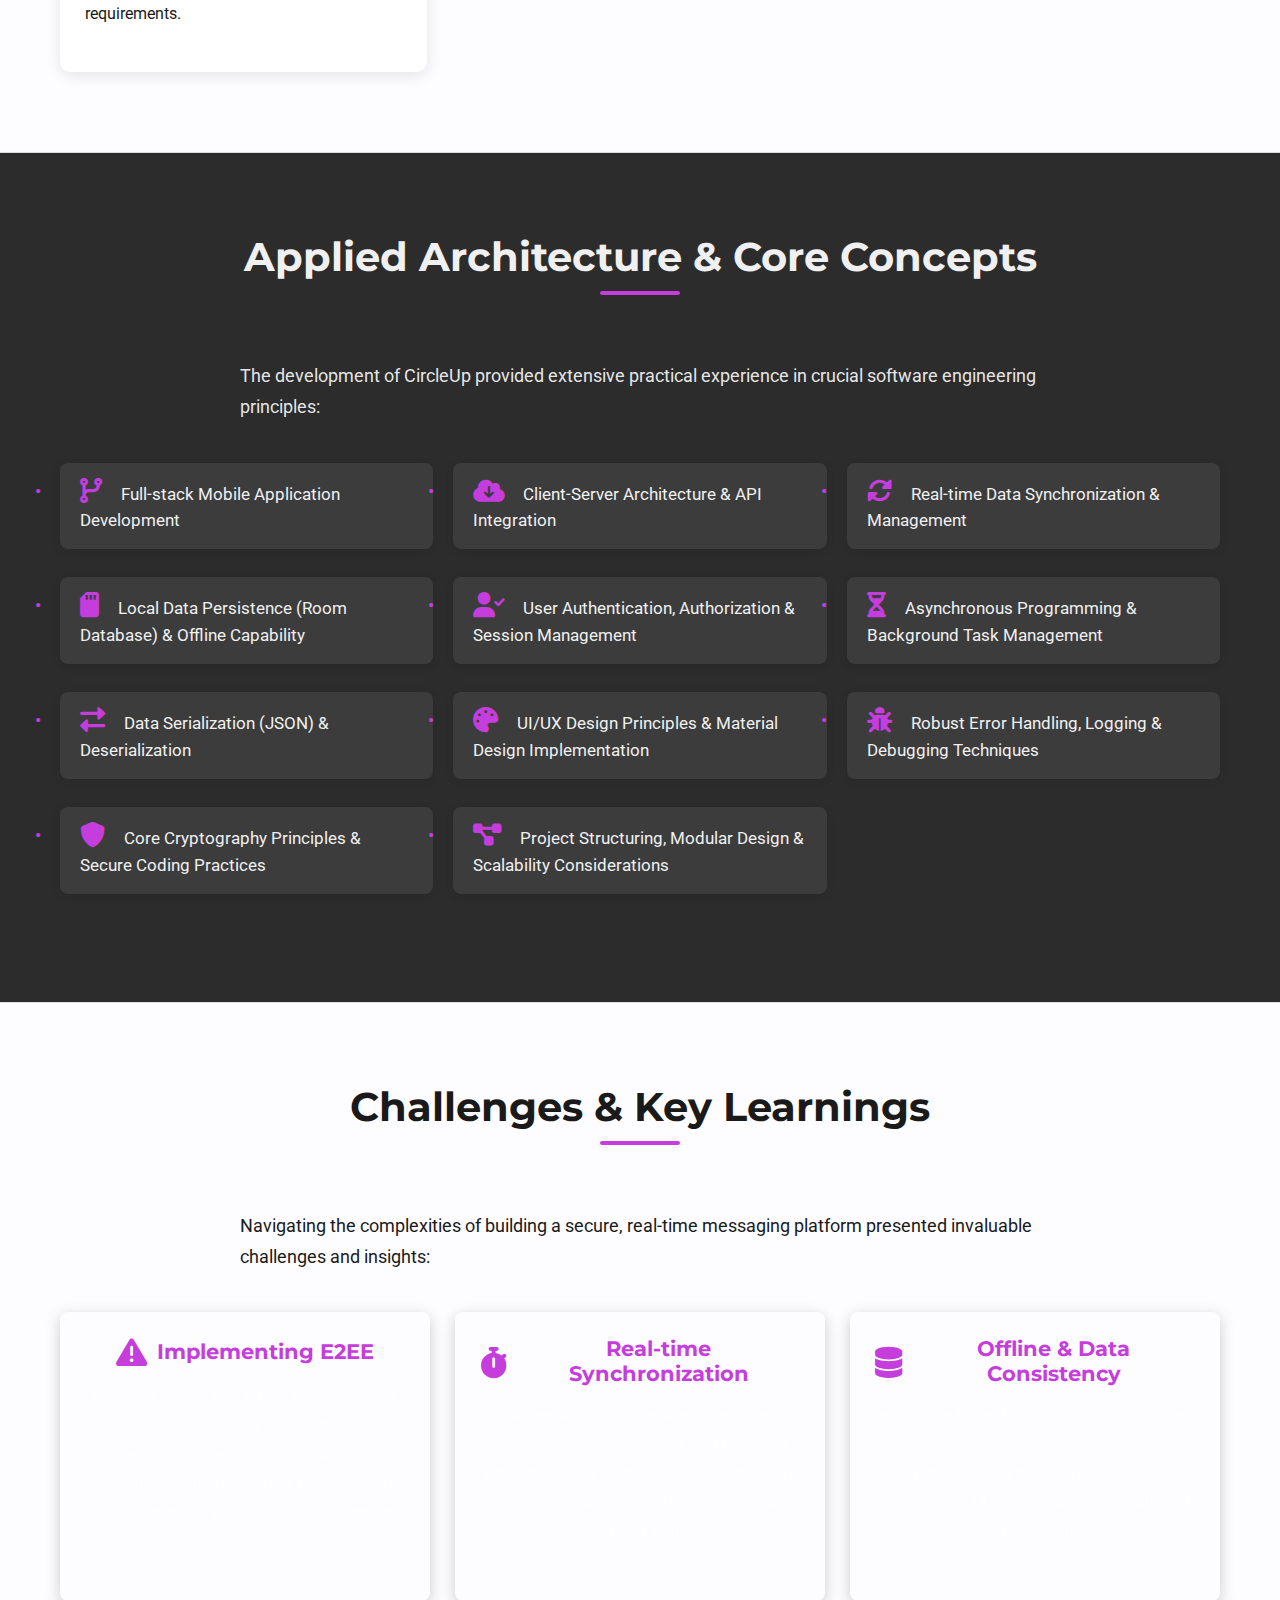
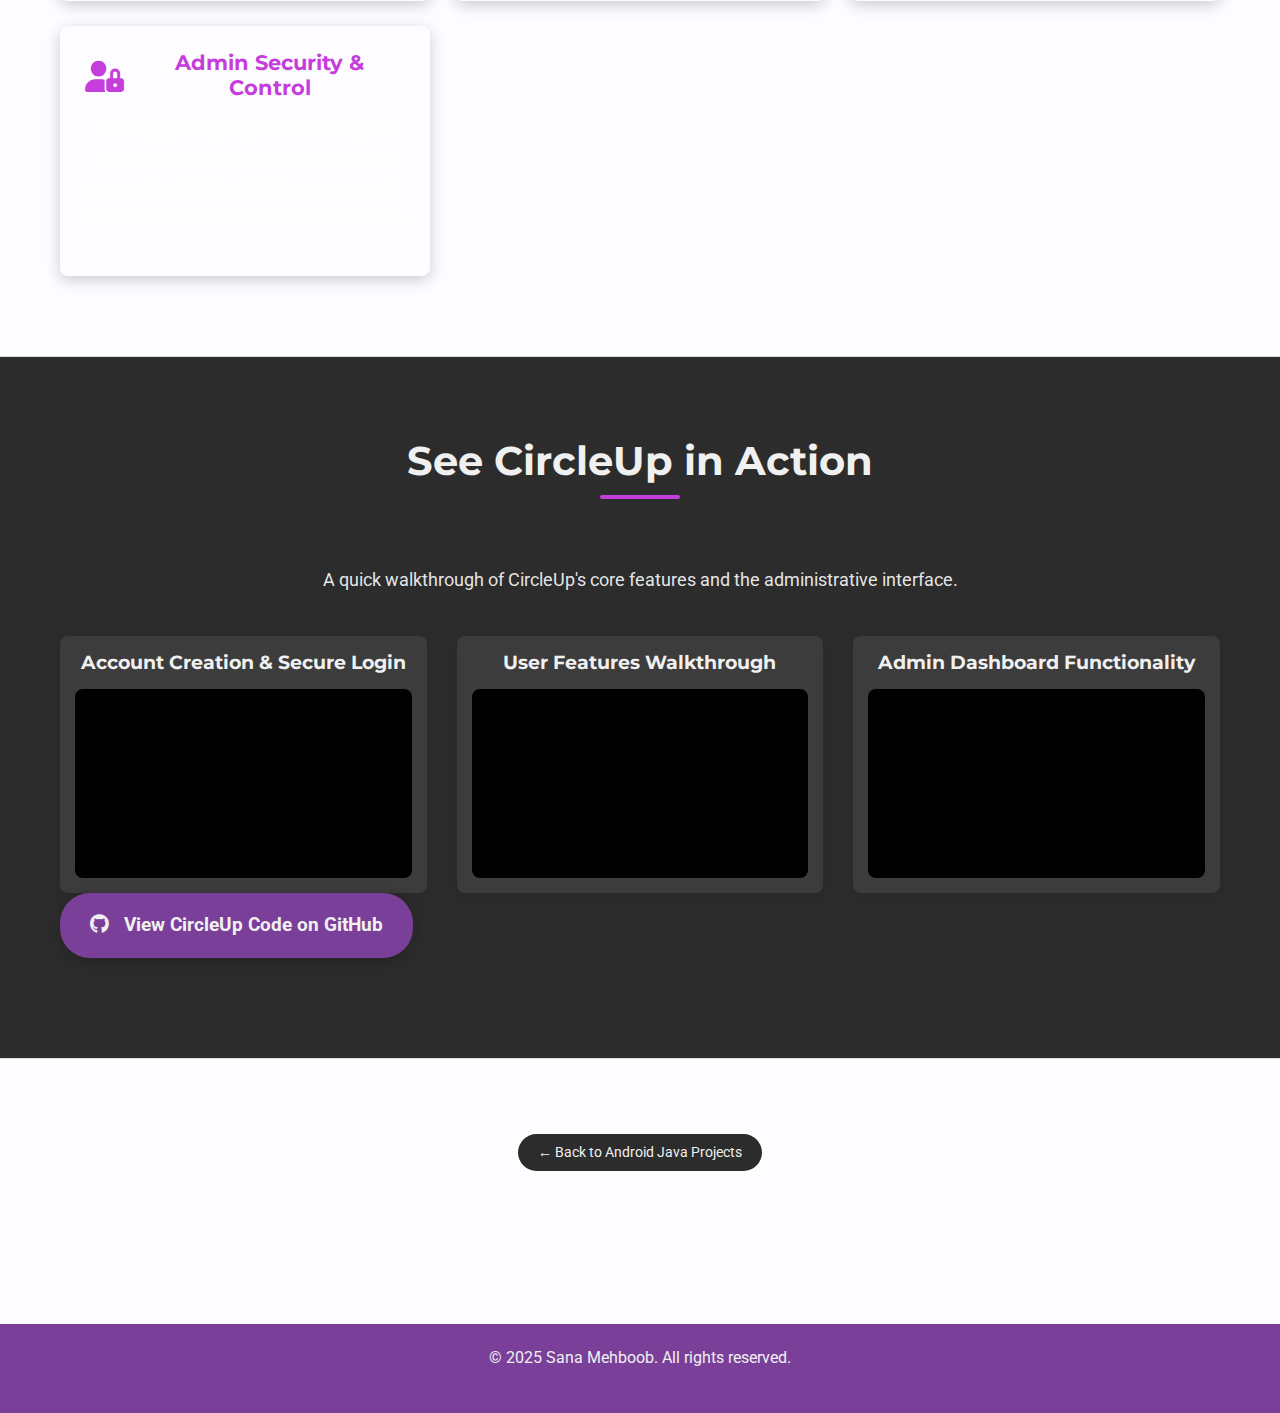
<file: circleup-details.html>
<!DOCTYPE html>
<html lang="en">
<head>
    <meta charset="UTF-8">
    <meta name="viewport" content="width=device-width, initial-scale=1.0">
    <title>CircleUp: Secure & Interactive Messaging | Sana Mehboob's Portfolio</title>
    <!-- Link to your DEDICATED CSS file for this page -->
    <link rel="stylesheet" href="circleup-details-styles.css">
    <!-- Google Fonts for a professional look -->
    <link href="https://fonts.googleapis.com/css2?family=Roboto:wght@300;400;700&family=Montserrat:wght@700&display=swap" rel="stylesheet">
    <!-- Font Awesome for icons -->
    <link rel="stylesheet" href="https://cdnjs.cloudflare.com/ajax/libs/font-awesome/6.0.0-beta3/css/all.min.css">
    <!-- Optional: Add a Favicon -->
    <!-- <link rel="icon" href="images/favicon.png" type="image/png"> -->
</head>
<body>

    <header class="main-header">
        <div class="container">
            <h1 class="site-title">Sana Mehboob</h1>
            <p class="site-tagline">Software Developer & Innovator</p>
            <nav class="main-nav">
                <ul>
                    <li><a href="index.html#about">About</a></li>
                    <li><a href="android-java-projects.html">Projects</a></li> <!-- Link to your main projects list -->
                    <li><a href="index.html#skills">Skills</a></li>
                    <li><a href="index.html#contact">Contact</a></li>
                </ul>
            </nav>
        </div>
    </header>

    <main>
        <!-- Hero Section: App Title and Main Visual -->
        <section id="project-hero" class="hero-section">
            <div class="container">
                <div class="hero-content">
                    <h2 class="project-title">CircleUp: Secure & Interactive Messaging</h2>
                    <p class="project-tagline">Your Private Circle for Encrypted & Engaging Communication</p>
                </div>
                <!-- Use your app logo here -->
                <img src="images/circleuplogo_one.png" alt="CircleUp App Logo" class="project-hero-logo">
            </div>
        </section>

        <!-- Overview Section -->
        <section id="overview" class="content-section light-bg">
            <div class="container">
                <h3 class="section-heading">Project Overview</h3>
                <p><strong>CircleUp</strong> is a robust, feature-rich Android messaging application developed as my Final Year Project. It stands out by meticulously focusing on user privacy and offering innovative real-time communication features, moving beyond the typical social media clutter. This project demonstrates strong proficiency in full-stack mobile application development, complex backend integration, advanced security implementation, and seamless real-time functionalities.</p>
                <p>It was engineered to be a comprehensive communication platform, showcasing the ability to design, build, and deploy a secure and engaging mobile experience from concept to completion.</p>
            </div>
        </section>

        <!-- Problem & Solution Section -->
        <section id="problem-solution" class="content-section dark-bg">
            <div class="container">
                <h3 class="section-heading">Addressing Real-World Challenges</h3>
                <div class="problem-solution-grid">
                    <div class="problem-solution-item">
                        <h4><i class="fas fa-lock icon-large"></i> The Privacy Dilemma</h4>
                        <p>In an era of increasing data breaches and intrusive social platforms, users demand truly private and secure conversations without compromising usability.</p>
                    </div>
                    <div class="problem-solution-item">
                        <h4><i class="fas fa-hand-holding-heart icon-large"></i> Generic Communication Tools</h4>
                        <p>Most messaging apps offer standard features, lacking the unique, interactive elements that can truly enrich digital dialogue.</p>
                    </div>
                    <div class="problem-solution-item">
                        <h4><i class="fas fa-wrench icon-large"></i> Complex App Management</h4>
                        <p>Maintaining user safety and app integrity requires robust administrative tools, which are often overlooked in smaller projects.</p>
                    </div>
                    <div class="problem-solution-item solution-box">
                        <h4><i class="fas fa-lightbulb icon-large"></i> CircleUp's Solution</h4>
                        <p>CircleUp was engineered to be a <strong>private communication hub</strong>, emphasizing <strong>End-to-End Encryption</strong> from the ground up. It pioneers unique interactive features like <strong>Shared Drawing</strong> and <strong>Collaborative Browsing</strong>, transforming passive messaging into engaging experiences. Furthermore, it incorporates a <strong>comprehensive Admin Dashboard</strong>, ensuring meticulous user and content management for a secure and trusted environment.</p>
                    </div>
                </div>
            </div>
        </section>


        <!-- Key Features Section -->
        <section id="features" class="content-section light-bg">
            <div class="container">
                <h3 class="section-heading">Core & Advanced Features</h3>

                <div class="feature-category">
                    <h4><i class="fas fa-shield-alt feature-icon"></i> Security & Privacy Foundations</h4>
                    <ul class="feature-list-items">
                        <li><i class="fas fa-key"></i> <strong>End-to-End Encryption (E2EE):</strong> Pioneered robust E2EE for one-to-one chats, ensuring messages are encrypted and decrypted strictly on user devices (AES for symmetric encryption, RSA for secure key exchange and management).</li>
                        <li><i class="fas fa-fingerprint"></i> <strong>Passphrase-Protected Chats:</strong> Messages are secured by a user-defined passphrase/PIN, making them inaccessible without it, even if the device is compromised. This passphrase is required every login attempt to unlock chats.</li>
                        <li><i class="fas fa-redo-alt"></i> <strong>Secure Account Recovery:</strong> Implemented a mechanism involving a unique recovery code for account retrieval.</li>
                        <li><i class="fas fa-user-slash"></i> <strong>Real-time Block Status Monitoring:</strong> Accounts disabled by admins are immediately logged out and prevented from re-accessing the app until re-enabled.</li>
                    </ul>
                </div>

                <div class="feature-category">
                    <h4><i class="fas fa-comments feature-icon"></i> Interactive & Engaging Communication</h4>
                    <ul class="feature-list-items">
                        <li><i class="fas fa-paint-brush"></i> <strong>Shared Drawing:</strong> A unique real-time collaborative whiteboard feature, allowing chat participants to draw and doodle together.</li>
                        <li><i class="fas fa-eye-slash"></i> <strong>Invisible Ink:</strong> Messages appear hidden and are only revealed upon user interaction, adding a playful and private element.</li>
                        <li><i class="fas fa-globe"></i> <strong>Collaborative Web Browsing ("Let's Search Together"):</strong> Enables users to jointly browse a web page within the chat, sharing real-time search queries and web interactions.</li>
                        <li><i class="fas fa-microphone"></i> <strong>Voice Notes:</strong> Seamless recording and sharing of voice messages, securely stored on Supabase.</li>
                        <li><i class="fas fa-clock"></i> <strong>Scheduled Messages:</strong> Ability to compose and schedule text or image messages for future delivery using WorkManager for reliability.</li>
                        <li><i class="fas fa-hourglass-start"></i> <strong>Temporary Chat Rooms:</strong> Create time-limited chat environments that automatically expire, ideal for short-term discussions.</li>
                    </ul>
                </div>

                <div class="feature-category">
                    <h4><i class="fas fa-inbox feature-icon"></i> Core Messaging & Management</h4>
                    <ul class="feature-list-items">
                        <li><i class="fas fa-user-friends"></i> <strong>One-to-One Messaging:</strong> Standard direct text and media exchange.</li>
                        <li><i class="fas fa-users"></i> <strong>Group Chats:</strong> Create, manage, and participate in private group conversations.</li>
                        <li><i class="fas fa-paperclip"></i> <strong>Media Sharing:</strong> Send and receive images, videos, and documents securely.</li>
                        <li><i class="fas fa-sync"></i> <strong>Real-time Status Updates:</strong> Instant delivery confirmation, 'seen' receipts, and user online/offline status.</li>
                        <li><i class="fas fa-pencil-alt"></i> <strong>Drafts Management:</strong> Conveniently save and manage message drafts.</li>
                    </ul>
                </div>

                <div class="feature-category">
                    <h4><i class="fas fa-user-shield feature-icon"></i> Comprehensive Admin Dashboard</h4>
                    <p>A separate, secure web-based module providing powerful tools for application oversight:</p>
                    <ul class="feature-list-items">
                        <li><i class="fas fa-users-cog"></i> <strong>User Management:</strong> View, manage, disable, and enable user accounts.</li>
                        <li><i class="fas fa-flag"></i> <strong>Reported Users Management:</strong> Review detailed reports from users, including reasons, reporter, and timestamp; delete reports.</li>
                        <li><i class="fas fa-comment-dots"></i> <strong>Feedback System:</strong> View and respond to user feedback submitted through the app.</li>
                        <li><i class="fas fa-bullhorn"></i> <strong>Global Broadcasts:</strong> Send messages to all application users.</li>
                        <li><i class="fas fa-object-group"></i> <strong>Group Oversight:</strong> View all created groups.</li>
                        <li><i class="fas fa-user-secret"></i> <strong>Admin Profile & Security:</strong> Secure admin authentication and profile management.</li>
                    </ul>
                </div>
            </div>
        </section>

        <!-- Technical Stack Section -->
        <section id="tech-stack" class="content-section dark-bg">
            <div class="container">
                <h3 class="section-heading">Robust Technical Stack</h3>
                <p class="section-description">CircleUp was built using a robust and modern technology stack, ensuring scalability, performance, and security:</p>
                <div class="tech-grid">
                    <div class="tech-item"><i class="fab fa-java"></i> Java</div>
                    <div class="tech-item"><i class="fab fa-android"></i> Android Studio</div>
                    <div class="tech-item"><i class="fas fa-database"></i> Firebase Realtime DB</div>
                    <div class="tech-item"><i class="fas fa-cloud"></i> Firebase Authentication</div>
                    <div class="tech-item"><i class="fas fa-fire"></i> Firebase Firestore</div>
                    <div class="tech-item"><i class="fas fa-server"></i> Supabase (Media Storage)</div>
                    <div class="tech-item"><i class="fas fa-database"></i> Room Database</div>
                    <div class="tech-item"><i class="fas fa-bell"></i> OneSignal (Push Notifs)</div>
                    <div class="tech-item"><i class="fas fa-tasks"></i> WorkManager</div>
                    <div class="tech-item"><i class="fab fa-git-alt"></i> Git & GitHub</div>
                    <div class="tech-item"><i class="fas fa-lock"></i> AES & RSA Cryptography</div>
                    <div class="tech-item"><i class="fas fa-network-wired"></i> RESTful APIs</div>
                    <div class="tech-item"><i class="fas fa-mobile-alt"></i> Android SDK</div>
                </div>
            </div>
        </section>

        <!-- NEW: Technology Rationale Section -->
        <section id="tech-rationale" class="content-section light-bg">
            <div class="container">
                <h3 class="section-heading">Technology Rationale & Key Decisions</h3>
                <p class="section-description">For CircleUp, conscious technology choices were made to optimize for cost-efficiency, security, and performance, moving beyond standard Firebase offerings when better alternatives aligned with project goals:</p>
                <div class="rationale-grid">
                    <div class="rationale-item">
                        <h4><i class="fas fa-dollar-sign"></i> Cloud Storage: Firebase Storage vs. Supabase Storage</h4>
                        <p>While Firebase offers integrated storage, its pricing model for heavy media usage can become costly. <strong>Supabase Storage</strong> was chosen as a more cost-effective and scalable solution for storing user-generated media like voice notes, images, and documents, offering robust file management with competitive pricing.</p>
                    </div>
                    <div class="rationale-item">
                        <h4><i class="fas fa-envelope-open-text"></i> Push Notifications: Firebase Cloud Messaging (FCM) vs. OneSignal</h4>
                        <p>Though FCM is Firebase's native solution, <strong>OneSignal</strong> was preferred for its extensive free tier features, user-friendly dashboard for campaign management, and advanced analytics. It provided a powerful and developer-friendly alternative for reliable push notifications without incurring immediate costs associated with high-volume FCM usage.</p>
                    </div>
                    <div class="rationale-item">
                        <h4><i class="fas fa-calendar-alt"></i> Scheduled Tasks: Firebase Cloud Functions vs. WorkManager</h4>
                        <p>For handling scheduled messages (like sending messages at a future time), <strong>WorkManager</strong> was utilized over server-side solutions like Firebase Cloud Functions. WorkManager offers a robust, on-device solution for deferrable background tasks, significantly reducing server-side costs and simplifying deployment, as it doesn't require managing server infrastructure or cloud function invocations for each scheduled message.</p>
                    </div>
                    <div class="rationale-item">
                        <h4><i class="fas fa-comment-alt"></i> Feedback Storage: Firebase Realtime Database vs. Firestore</h4>
                        <p>While most real-time chat data resides in Firebase Realtime Database, <strong>Firestore</strong> was specifically chosen for storing and managing user feedback. Firestore's document-model excels in handling structured data, complex queries, and provides better scalability for administrative tasks like filtering and searching feedback, making it ideal for the Admin Dashboard's requirements.</p>
                    </div>
                </div>
            </div>
        </section>


        <!-- Architecture & Concepts Section -->
        <section id="architecture-concepts" class="content-section dark-bg"> <!-- Changed to dark-bg for contrast -->
            <div class="container">
                <h3 class="section-heading">Applied Architecture & Core Concepts</h3>
                <p class="section-description">The development of CircleUp provided extensive practical experience in crucial software engineering principles:</p>
                <ul class="concept-list">
                    <li><i class="fas fa-code-branch"></i> Full-stack Mobile Application Development</li>
                    <li><i class="fas fa-cloud-download-alt"></i> Client-Server Architecture & API Integration</li>
                    <li><i class="fas fa-sync-alt"></i> Real-time Data Synchronization & Management</li>
                    <li><i class="fas fa-sd-card"></i> Local Data Persistence (Room Database) & Offline Capability</li>
                    <li><i class="fas fa-user-check"></i> User Authentication, Authorization & Session Management</li>
                    <li><i class="fas fa-hourglass-half"></i> Asynchronous Programming & Background Task Management</li>
                    <li><i class="fas fa-exchange-alt"></i> Data Serialization (JSON) & Deserialization</li>
                    <li><i class="fas fa-palette"></i> UI/UX Design Principles & Material Design Implementation</li>
                    <li><i class="fas fa-bug"></i> Robust Error Handling, Logging & Debugging Techniques</li>
                    <li><i class="fas fa-shield-alt"></i> Core Cryptography Principles & Secure Coding Practices</li>
                    <li><i class="fas fa-project-diagram"></i> Project Structuring, Modular Design & Scalability Considerations</li>
                </ul>
            </div>
        </section>

        <!-- Challenges & Learnings Section -->
        <section id="challenges-learnings" class="content-section light-bg"> <!-- Changed to light-bg -->
            <div class="container">
                <h3 class="section-heading">Challenges & Key Learnings</h3>
                <p class="section-description">Navigating the complexities of building a secure, real-time messaging platform presented invaluable challenges and insights:</p>
                <div class="challenge-learning-grid">
                    <div class="challenge-item">
                        <h4><i class="fas fa-exclamation-triangle icon-small"></i> Implementing E2EE</h4>
                        <p>Ensuring correct AES & RSA key generation, secure storage, and real-time exchange was technically demanding. Debugging decryption failures due to key mismatches or data corruption was a significant learning curve.</p>
                    </div>
                    <div class="challenge-item">
                        <h4><i class="fas fa-stopwatch icon-small"></i> Real-time Synchronization</h4>
                        <p>Achieving seamless, low-latency updates for messaging, shared drawing, and browsing, while managing Firebase listeners efficiently, required meticulous state management and concurrency handling.</p>
                    </div>
                    <div class="challenge-item">
                        <h4><i class="fas fa-database icon-small"></i> Offline & Data Consistency</h4>
                        <p>Integrating Room Database for offline access and ensuring consistent data synchronization between local storage, Firebase, and UI was complex, especially with encrypted content.</p>
                    </div>
                    <div class="challenge-item">
                        <h4><i class="fas fa-user-lock icon-small"></i> Admin Security & Control</h4>
                        <p>Developing a separate, secure admin panel with robust user moderation (e.g., real-time account blocking/enabling) required careful permission management and system design.</p>
                    </div>
                </div>
            </div>
        </section>

        <!-- Video Demonstrations Section -->
        <section id="video-demos" class="content-section dark-bg"> <!-- Changed to dark-bg -->
            <div class="container">
                <h3 class="section-heading">See CircleUp in Action</h3>
                <p class="text-center section-description">A quick walkthrough of CircleUp's core features and the administrative interface.</p>
                <div class="video-gallery">
                    <div class="video-item">
                        <h4>Account Creation & Secure Login</h4>
                        <div class="video-container">
                            <iframe src="https://www.youtube.com/embed/2kyQT_bChn8?modestbranding=1&rel=0" frameborder="0" allow="accelerometer; autoplay; clipboard-write; encrypted-media; gyroscope; picture-in-picture" allowfullscreen></iframe>
                        </div>
                    </div>
                    <div class="video-item">
                        <h4>User Features Walkthrough</h4>
                        <div class="video-container">
                            <iframe src="https://www.youtube.com/embed/uzeoVaNxQ8w?modestbranding=1&rel=0" frameborder="0" allow="accelerometer; autoplay; clipboard-write; encrypted-media; gyroscope; picture-in-picture" allowfullscreen></iframe>
                        </div>
                    </div>
                    <div class="video-item">
                        <h4>Admin Dashboard Functionality</h4>
                        <div class="video-container">
                            <iframe src="https://www.youtube.com/embed/BS8twDRtras?modestbranding=1&rel=0" frameborder="0" allow="accelerometer; autoplay; clipboard-write; encrypted-media; gyroscope; picture-in-picture" allowfullscreen></iframe>
                        </div>
                    </div>
                </div>
                <p class="project-links call-to-action">
                    <a href="https://github.com/sana00199/CircleUp.git" target="_blank" class="button-link">
                        <i class="fab fa-github"></i> View CircleUp Code on GitHub
                    </a>
                </p>
            </div>
        </section>

        <!-- Back to Projects Link -->
        <section class="content-section back-link-section light-bg"> <!-- Changed to light-bg -->
            <div class="container text-center">
                <a href="android-java-projects.html" class="button-link-small">← Back to Android Java Projects</a>
            </div>
        </section>
    </main>

    <footer class="main-footer">
        <div class="container">
            <p>© 2025 Sana Mehboob. All rights reserved.</p>
        </div>
    </footer>

</body>
</html>
</file>
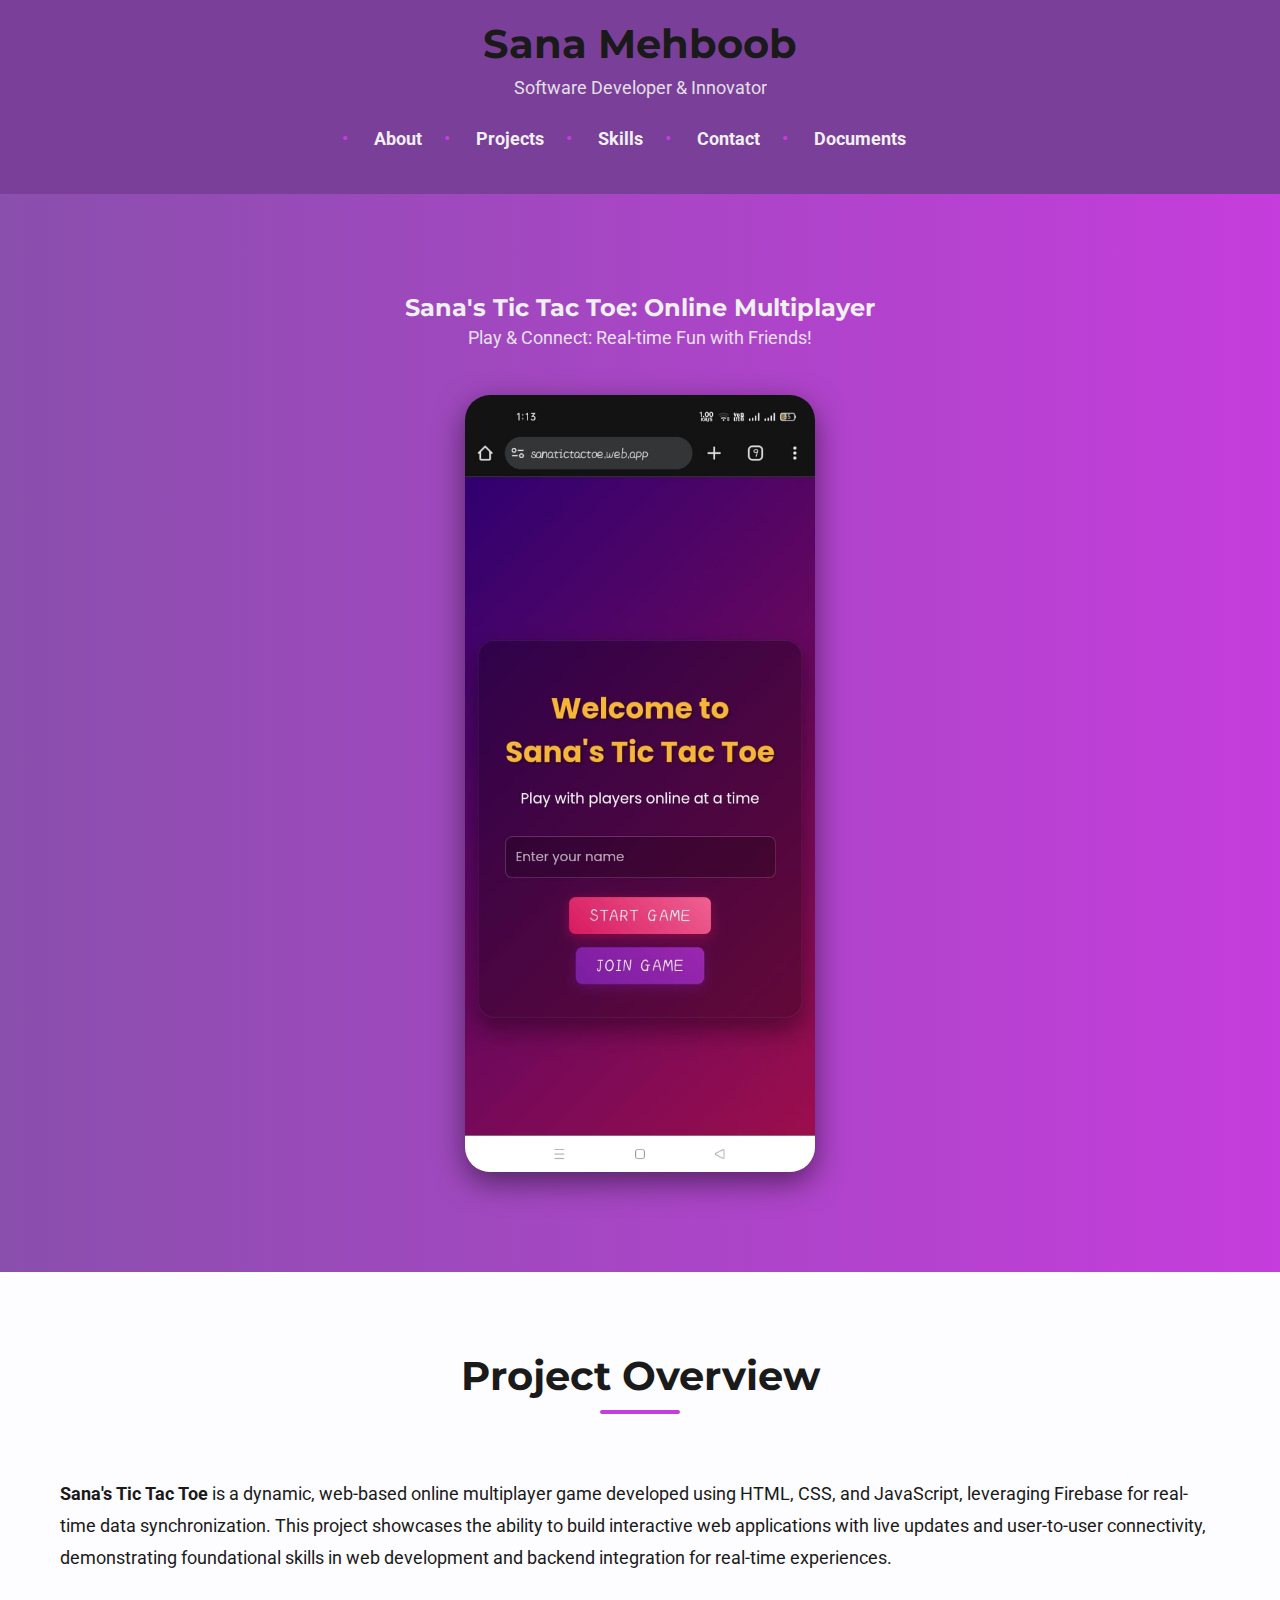
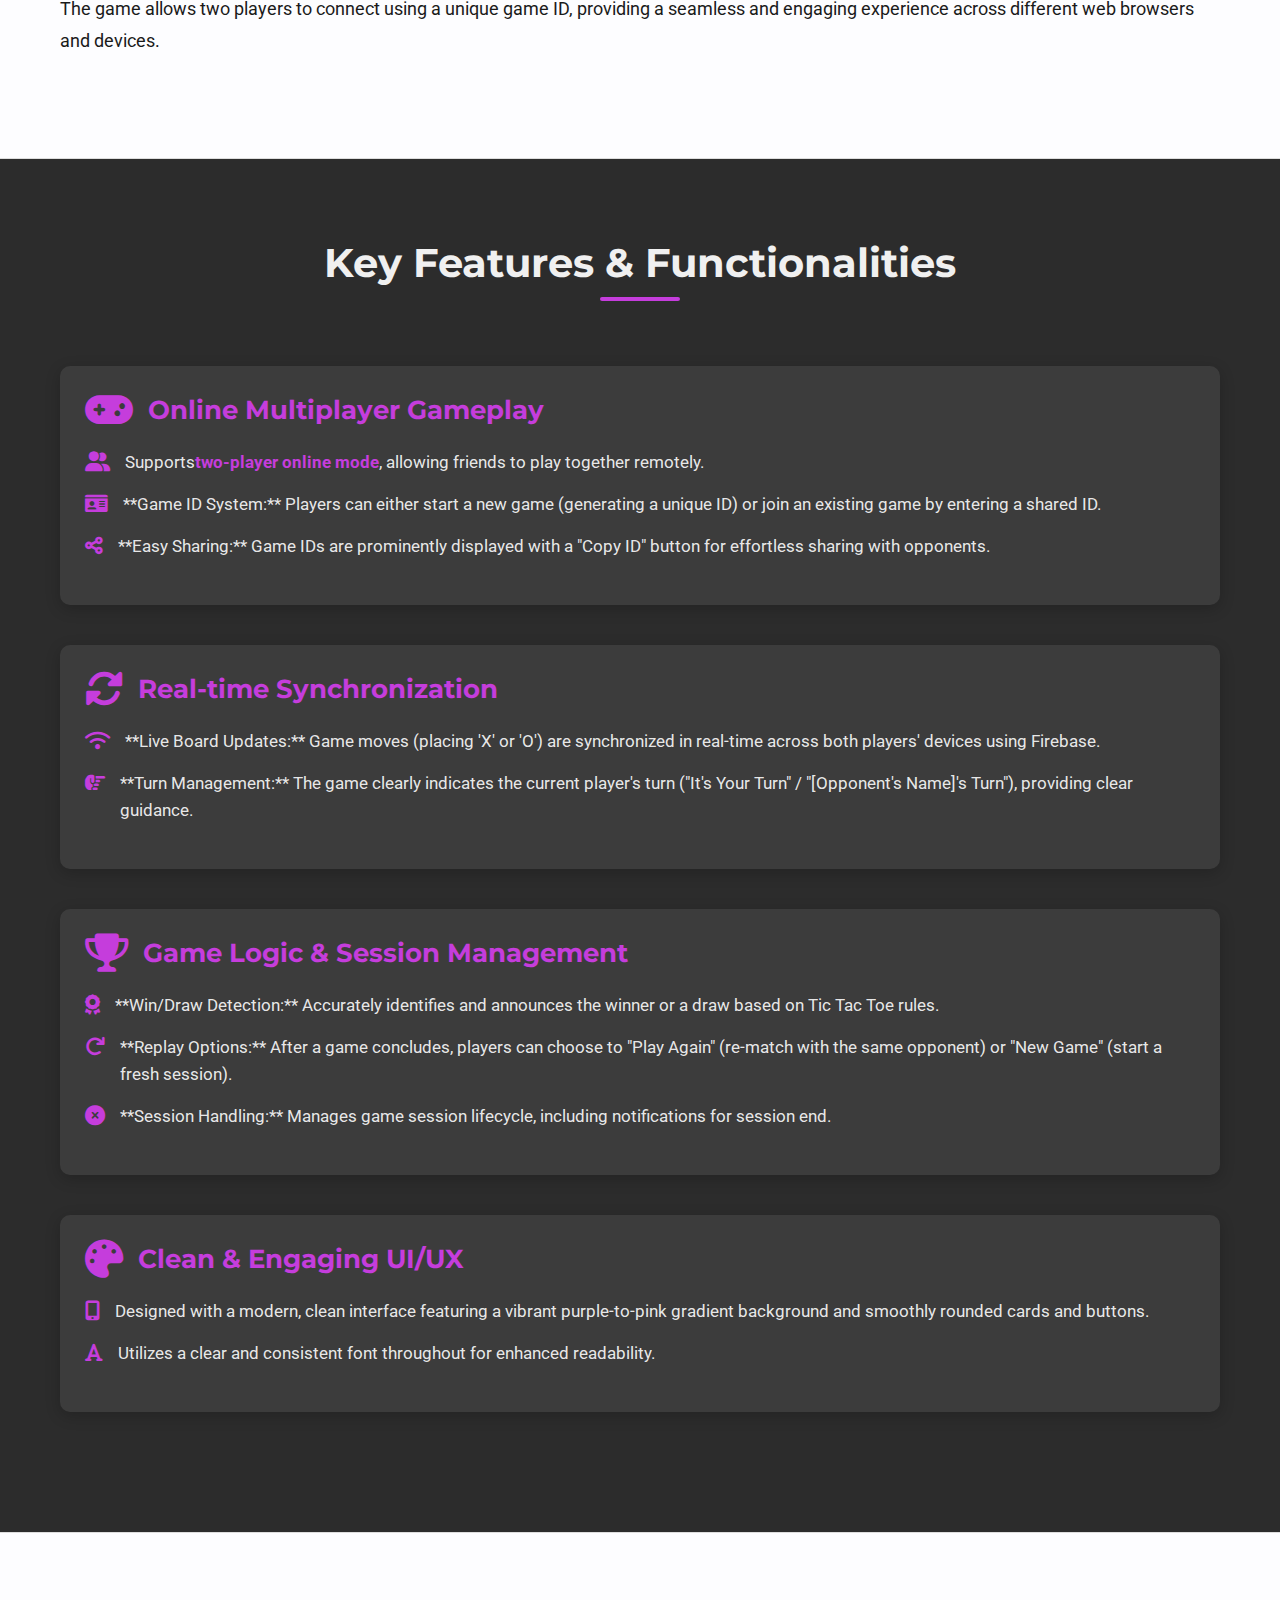
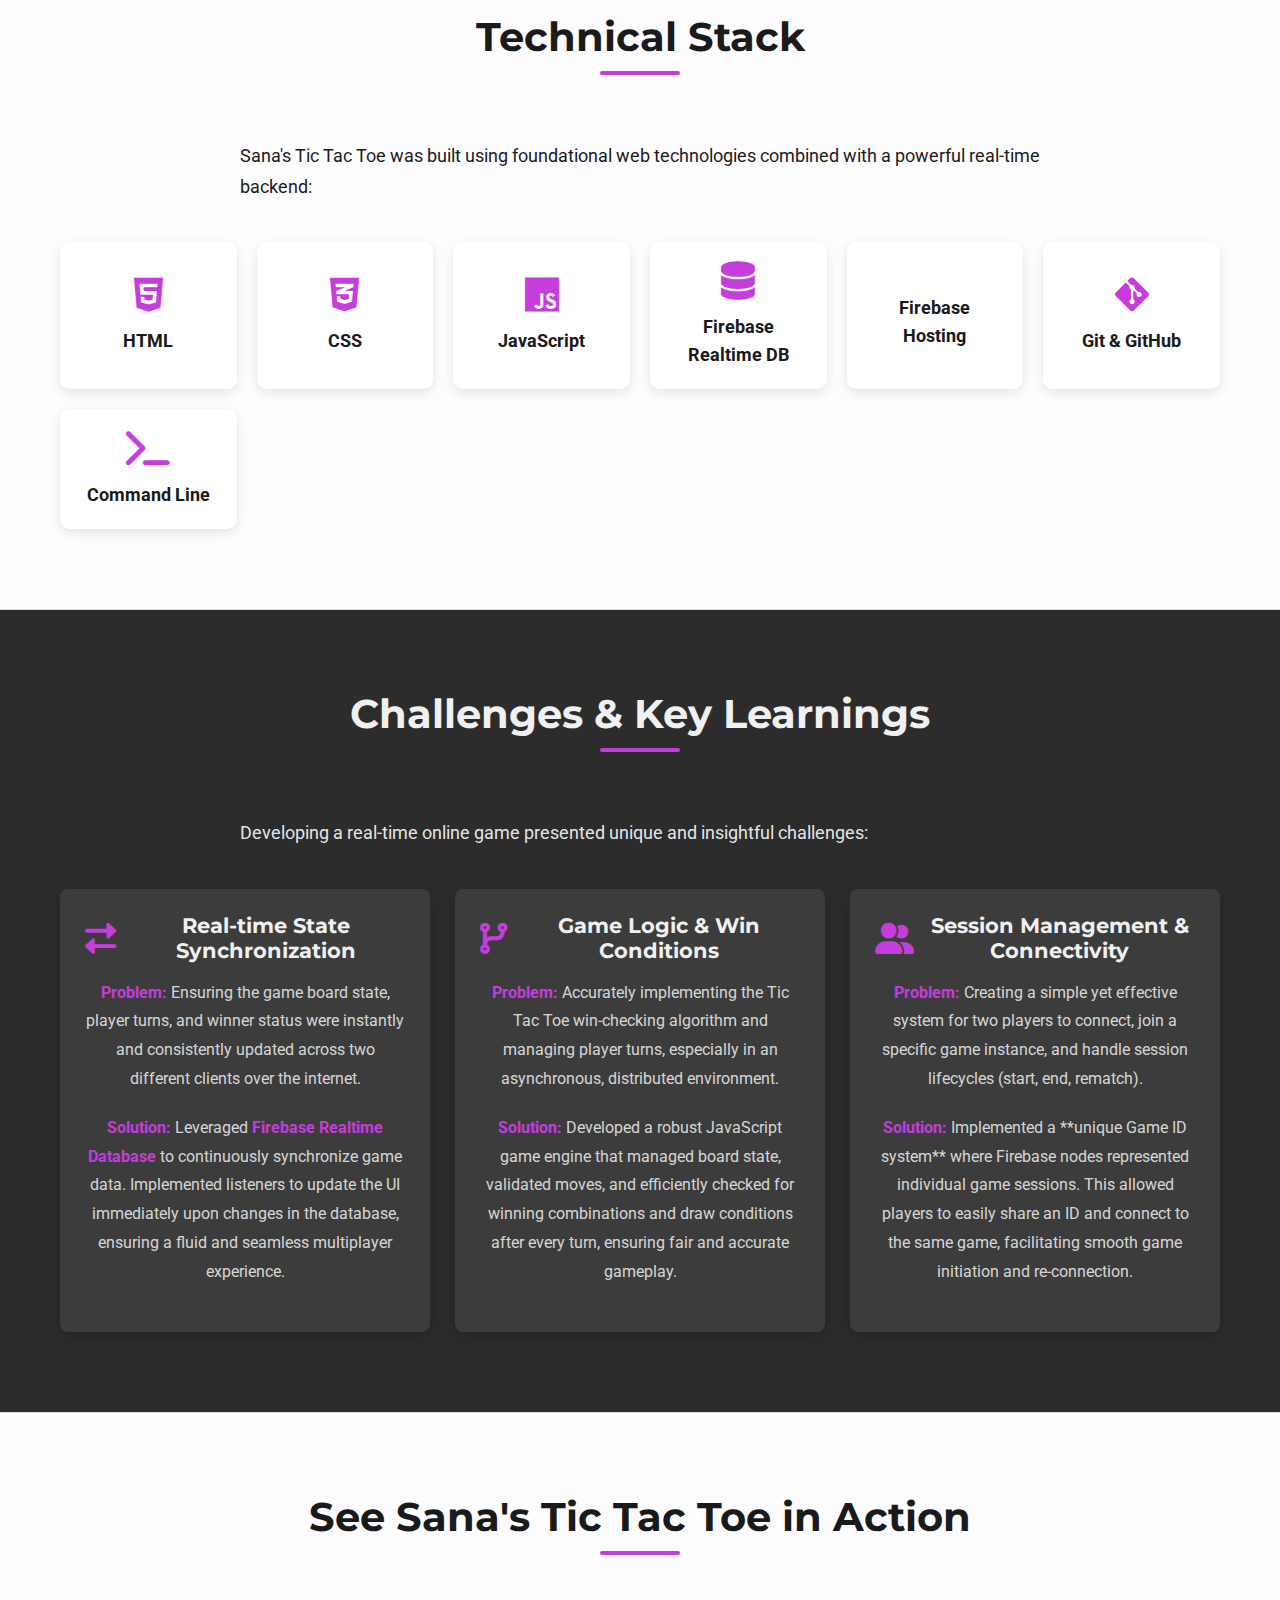
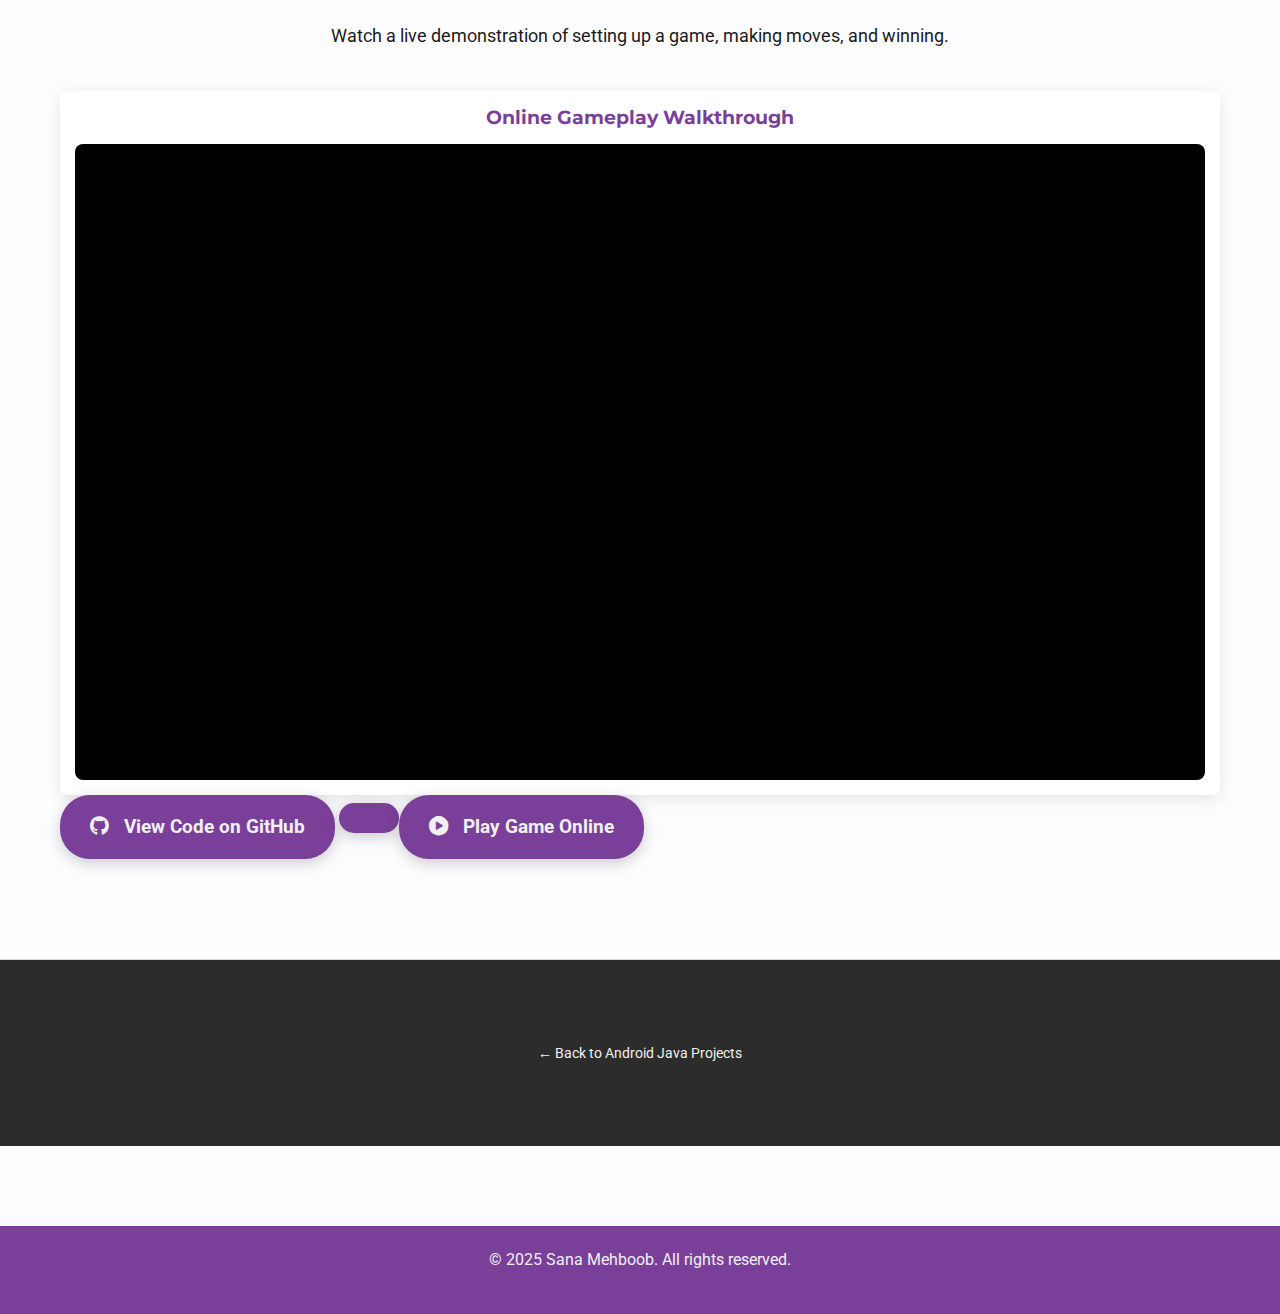
<file: tic-tac-toe-details.html>
<!DOCTYPE html>
<html lang="en">
<head>
    <meta charset="UTF-8">
    <meta name="viewport" content="width=device-width, initial-scale=1.0">
    <title>Tic Tac Toe: Online Multiplayer Game | Sana Mehboob's Portfolio</title>
    <!-- Link to your DEDICATED CSS file for this page -->
    <link rel="stylesheet" href="tic-tac-toe-details-styles.css">
    <!-- Google Fonts for a professional look -->
    <link href="https://fonts.googleapis.com/css2?family=Roboto:wght@300;400;700&family=Montserrat:wght@700&display=swap" rel="stylesheet">
    <!-- Font Awesome for icons -->
    <link rel="stylesheet" href="https://cdnjs.cloudflare.com/ajax/libs/font-awesome/6.0.0-beta3/css/all.min.css">
    <!-- Optional: Add a Favicon -->
    <!-- <link rel="icon" href="images/favicon.png" type="image/png"> -->
</head>
<body>

    <header class="main-header">
        <div class="container">
            <h1 class="site-title">Sana Mehboob</h1>
            <p class="site-tagline">Software Developer & Innovator</p>
            <nav class="main-nav">
                <ul>
                    <li><a href="index.html#about">About</a></li>
                    <li><a href="android-java-projects.html">Projects</a></li>
                    <li><a href="index.html#skills">Skills</a></li>
                    <li><a href="index.html#contact">Contact</a></li>
                    <li><a href="documents.html">Documents</a></li>
                </ul>
            </nav>
        </div>
    </header>

    <main>
        <!-- Hero Section: Project Title and Main Visual -->
        <section id="tic-tac-toe-hero" class="hero-section">
            <div class="container">
                <div class="hero-content">
                    <h2 class="project-title">Sana's Tic Tac Toe: Online Multiplayer</h2>
                    <p class="project-tagline">Play & Connect: Real-time Fun with Friends!</p>
                </div>
                <!-- Main screenshot of your Tic Tac Toe game -->
                <img src="images/TICTACTOE.jpg" alt="Sana's Tic Tac Toe App Screenshot" class="project-hero-main-screenshot"> <!-- REMEMBER TO REPLACE THIS IMAGE -->
            </div>
        </section>

        <!-- Project Summary/Overview Section -->
        <section id="overview" class="content-section light-bg">
            <div class="container">
                <h3 class="section-heading">Project Overview</h3>
                <p><strong>Sana's Tic Tac Toe</strong> is a dynamic, web-based online multiplayer game developed using HTML, CSS, and JavaScript, leveraging Firebase for real-time data synchronization. This project showcases the ability to build interactive web applications with live updates and user-to-user connectivity, demonstrating foundational skills in web development and backend integration for real-time experiences.</p>
                <p>The game allows two players to connect using a unique game ID, providing a seamless and engaging experience across different web browsers and devices.</p>
            </div>
        </section>

        <!-- Key Features Section -->
        <section id="features" class="content-section dark-bg">
            <div class="container">
                <h3 class="section-heading">Key Features & Functionalities</h3>

                <div class="feature-category">
                    <h4><i class="fas fa-gamepad feature-icon"></i> Online Multiplayer Gameplay</h4>
                    <ul class="feature-list-items">
                        <li><i class="fas fa-user-friends"></i> Supports <strong>two-player online mode</strong>, allowing friends to play together remotely.</li>
                        <li><i class="fas fa-id-card"></i> **Game ID System:** Players can either start a new game (generating a unique ID) or join an existing game by entering a shared ID.</li>
                        <li><i class="fas fa-share-alt"></i> **Easy Sharing:** Game IDs are prominently displayed with a "Copy ID" button for effortless sharing with opponents.</li>
                    </ul>
                </div>

                <div class="feature-category">
                    <h4><i class="fas fa-sync-alt feature-icon"></i> Real-time Synchronization</h4>
                    <ul class="feature-list-items">
                        <li><i class="fas fa-wifi"></i> **Live Board Updates:** Game moves (placing 'X' or 'O') are synchronized in real-time across both players' devices using Firebase.</li>
                        <li><i class="fas fa-hand-point-right"></i> **Turn Management:** The game clearly indicates the current player's turn ("It's Your Turn" / "[Opponent's Name]'s Turn"), providing clear guidance.</li>
                    </ul>
                </div>

                <div class="feature-category">
                    <h4><i class="fas fa-trophy feature-icon"></i> Game Logic & Session Management</h4>
                    <ul class="feature-list-items">
                        <li><i class="fas fa-award"></i> **Win/Draw Detection:** Accurately identifies and announces the winner or a draw based on Tic Tac Toe rules.</li>
                        <li><i class="fas fa-redo"></i> **Replay Options:** After a game concludes, players can choose to "Play Again" (re-match with the same opponent) or "New Game" (start a fresh session).</li>
                        <li><i class="fas fa-times-circle"></i> **Session Handling:** Manages game session lifecycle, including notifications for session end.</li>
                    </ul>
                </div>

                <div class="feature-category">
                    <h4><i class="fas fa-palette feature-icon"></i> Clean & Engaging UI/UX</h4>
                    <ul class="feature-list-items">
                        <li><i class="fas fa-mobile-alt"></i> Designed with a modern, clean interface featuring a vibrant purple-to-pink gradient background and smoothly rounded cards and buttons.</li>
                        <li><i class="fas fa-font"></i> Utilizes a clear and consistent font throughout for enhanced readability.</li>
                    </ul>
                </div>
            </div>
        </section>

        <!-- Technical Stack Section -->
        <section id="tech-stack" class="content-section light-bg">
            <div class="container">
                <h3 class="section-heading">Technical Stack</h3>
                <p class="section-description">Sana's Tic Tac Toe was built using foundational web technologies combined with a powerful real-time backend:</p>
                <div class="tech-grid">
                    <div class="tech-item"><i class="fab fa-html5"></i> HTML</div>
                    <div class="tech-item"><i class="fab fa-css3-alt"></i> CSS</div>
                    <div class="tech-item"><i class="fab fa-js"></i> JavaScript</div>
                    <div class="tech-item"><i class="fas fa-database"></i> Firebase Realtime DB</div>
                    <div class="tech-item"><i class="fab fa-firebase"></i> Firebase Hosting</div>
                    <div class="tech-item"><i class="fab fa-git-alt"></i> Git & GitHub</div>
                    <div class="tech-item"><i class="fas fa-terminal"></i> Command Line</div>
                </div>
            </div>
        </section>

        <!-- Challenges & Learnings Section -->
        <section id="challenges-learnings" class="content-section dark-bg">
            <div class="container">
                <h3 class="section-heading">Challenges & Key Learnings</h3>
                <p class="section-description">Developing a real-time online game presented unique and insightful challenges:</p>
                <div class="challenge-learning-grid">
                    <div class="challenge-item">
                        <h4><i class="fas fa-exchange-alt icon-small"></i> Real-time State Synchronization</h4>
                        <p><strong>Problem:</strong> Ensuring the game board state, player turns, and winner status were instantly and consistently updated across two different clients over the internet.</p>
                        <p><strong>Solution:</strong> Leveraged <strong>Firebase Realtime Database</strong> to continuously synchronize game data. Implemented listeners to update the UI immediately upon changes in the database, ensuring a fluid and seamless multiplayer experience.</p>
                    </div>
                    <div class="challenge-item">
                        <h4><i class="fas fa-code-branch icon-small"></i> Game Logic & Win Conditions</h4>
                        <p><strong>Problem:</strong> Accurately implementing the Tic Tac Toe win-checking algorithm and managing player turns, especially in an asynchronous, distributed environment.</p>
                        <p><strong>Solution:</strong> Developed a robust JavaScript game engine that managed board state, validated moves, and efficiently checked for winning combinations and draw conditions after every turn, ensuring fair and accurate gameplay.</p>
                    </div>
                    <div class="challenge-item">
                        <h4><i class="fas fa-user-friends icon-small"></i> Session Management & Connectivity</h4>
                        <p><strong>Problem:</strong> Creating a simple yet effective system for two players to connect, join a specific game instance, and handle session lifecycles (start, end, rematch).</p>
                        <p><strong>Solution:</strong> Implemented a **unique Game ID system** where Firebase nodes represented individual game sessions. This allowed players to easily share an ID and connect to the same game, facilitating smooth game initiation and re-connection.</p>
                    </div>
                </div>
            </div>
        </section>

        <!-- Video Demonstration Section -->
        <section id="video-demo" class="content-section light-bg">
            <div class="container">
                <h3 class="section-heading">See Sana's Tic Tac Toe in Action</h3>
                <p class="text-center section-description">Watch a live demonstration of setting up a game, making moves, and winning.</p>
                <div class="video-gallery">
                    <div class="video-item">
                        <h4>Online Gameplay Walkthrough</h4>
                        <div class="video-container">
                            <!-- REMEMBER TO ADD YOUR YOUTUBE VIDEO ID HERE -->
                            <iframe src="https://www.youtube.com/embed/WEX3utrEiv4" frameborder="0" allow="accelerometer; autoplay; clipboard-write; encrypted-media; gyroscope; picture-in-picture" allowfullscreen></iframe>
                        </div>
                    </div>
                </div>
                <p class="project-links call-to-action">
                    <!-- Replace with your actual GitHub repo link for Tic Tac Toe -->
                    <a href="https://github.com/sana00199/tic-tac-toe.git" target="_blank" class="button-link">
                        <i class="fab fa-github"></i> View Code on GitHub
                    </a>

                     <!-- NEW: Play Game Online Button -->
                    <a href="https://sanatictactoe.web.app" target="_blank" class="button-link">

                        
                    <!-- Replace with your actual deployed app link -->
                    <a href="https://sanatictactoe.web.app" target="_blank" class="button-link">
                        <i class="fas fa-play-circle"></i> Play Game Online
                    </a>
                </p>
            </div>
        </section>

        <!-- Back to Projects Link -->
        <section class="content-section back-link-section dark-bg"> <!-- Changed to dark-bg for contrast -->
            <div class="container text-center">
                <a href="android-java-projects.html" class="button-link-small">← Back to Android Java Projects</a>
            </div>
        </section>
    </main>

    <footer class="main-footer">
        <div class="container">
            <p>© 2025 Sana Mehboob. All rights reserved.</p>
        </div>
    </footer>

</body>
</html>
</file>
<file: index-styles.css>
/* --- Global Styles & Resets --- */
*, *::before, *::after {
    box-sizing: border-box;
    margin: 0;
    padding: 0;
}

:root {
    /* Define your consistent color palette */
    --primary-color: #7A3F99; /* Deep Purple */
    --secondary-color: #EFE4F7; /* Very Light Lavender (for backgrounds) */
    --accent-color: #C53DDC; /* Bright Purple/Magenta */
    --dark-text: #1a1a1a;
    --light-text: #f0f0f0;
    --background-light: #fdfdff; /* Near white */
    --background-dark: #2c2c2c; /* Dark gray for contrast sections */
    --border-color: #ddd;
    --link-color: var(--primary-color);
    --link-hover-color: var(--accent-color);
    --card-bg-light: #ffffff;
    --card-bg-dark: rgba(255,255,255,0.08); /* White with transparency for dark sections */
    --projects-overview-bg: #4A2B6C; /* A slightly different dark purple for projects section */
     --other-projects-bg: var(--background-light);
}


/* --- Project Overview on Main Page (Featured Projects) --- */
.projects-overview-cards {
    /* ... existing styles ... */
}

.project-card-main-link {
    /* ... existing styles ... */
}

.project-card-main {
    /* ... existing styles ... */
}

/* NEW: Styling for Web Project Cards (inherits from .project-card-main but overrides colors) */
.project-card-main.project-card-web {
    background-color: var(--card-bg-light); /* Light background for web project card */
    color: var(--dark-text); /* Dark text for readability */
    box-shadow: 0 8px 20px rgba(0,0,0,0.1); /* Lighter shadow for light background */
}

.project-card-main.project-card-web img {
    border-bottom: 1px solid var(--border-color); /* Lighter border below image */
}

.project-card-main.project-card-web h3 {
    color: var(--primary-color); /* Primary color for title */
}

.project-card-main.project-card-web p {
    color: var(--dark-text); /* Dark text for description */
}

.project-card-main.project-card-web .view-details-button {
    background-color: var(--primary-color); /* Primary color for button */
    color: var(--light-text);
}
.project-card-main.project-card-web .view-details-button:hover {
    background-color: var(--accent-color); /* Accent color on hover */
}
/* END NEW */


body {
    font-family: 'Roboto', sans-serif;
    line-height: 1.6;
    color: var(--dark-text);
    background-color: var(--background-light);
    margin: 0;
    padding: 0;
    -webkit-font-smoothing: antialiased; /* Smoother fonts on WebKit browsers */
    -moz-osx-font-smoothing: grayscale; /* Smoother fonts on Firefox */
}

.container {
    max-width: 1200px;
    margin: 0 auto;
    padding: 0 20px;
}

h1, h2, h3, h4 {
    font-family: 'Montserrat', sans-serif;
    color: var(--dark-text);
    line-height: 1.2;
}
/* Headings are light in dark sections */
.content-section.dark-bg h1,
.content-section.dark-bg h2,
.content-section.dark-bg h3,
.content-section.dark-bg h4 {
    color: var(--light-text);
}
/* Specifically for the projects-dark-bg section */
.content-section.projects-dark-bg h1,
.content-section.projects-dark-bg h2,
.content-section.projects-dark-bg h3,
.content-section.projects-dark-bg h4 {
    color: var(--light-text);
}


a {
    color: var(--link-color);
    text-decoration: none;
    transition: color 0.3s ease;
}

a:hover {
    color: var(--link-hover-color);
    text-decoration: underline;
}

img {
    max-width: 100%;
    height: auto;
    display: block; /* Prevents extra space below images */
}

ul {
    list-style: none;
    padding-left: 0;
    margin-bottom: 20px;
}

ul li {
    position: relative;
    padding-left: 0; /* No default padding for list items in general */
    margin-bottom: 8px;
    font-size: 1.05em;
}

/* Default bullet point (can be overridden by specific lists) */
ul li::before {
    content: "\2022";
    color: var(--accent-color);
    font-weight: bold;
    display: inline-block;
    width: 1em;
    margin-left: -1.5em; /* Adjust to position correctly */
    position: absolute;
    left: 0;
}

p {
    margin-bottom: 20px;
    font-size: 1.1em;
    line-height: 1.8;
}

.text-center {
    text-align: center;
}

.section-description { /* Added for descriptive text under headings */
    font-size: 1.15em;
    color: var(--dark-text); /* Default color for light backgrounds */
    max-width: 800px;
    margin: 0 auto 40px auto; /* Centered with space below */
    line-height: 1.7;
}
.content-section.dark-bg .section-description {
    color: rgba(255,255,255,0.9); /* Lighter color for dark backgrounds */
}
.content-section.projects-dark-bg .section-description { /* Specific for projects section */
    color: rgba(255,255,255,0.9);
}


/* --- Header Styles --- */
.main-header {
    background-color: var(--primary-color);
    color: var(--light-text);
    padding: 20px 0;
    text-align: center;
    box-shadow: 0 2px 5px rgba(0,0,0,0.2);
}

.main-header .site-title {
    font-size: 2.5em;
    margin-bottom: 5px;
}

.main-header .site-tagline {
    font-size: 1.1em;
    opacity: 0.9;
}

.main-nav ul {
    margin-top: 15px;
    display: flex;
    justify-content: center;
    flex-wrap: wrap;
}

.main-nav li {
    margin: 0 15px;
}

.main-nav a {
    color: var(--light-text);
    font-weight: bold;
    font-size: 1.1em;
    padding: 8px 12px;
    border-radius: 4px;
    transition: background-color 0.3s ease, color 0.3s ease;
}

.main-nav a:hover,
.main-nav a:focus {
    background-color: rgba(255, 255, 255, 0.2);
    color: var(--light-text);
    text-decoration: none;
}

/* --- Section Styles --- */
.content-section {
    padding: 80px 0;
    border-bottom: 1px solid var(--border-color);
}

.content-section:last-of-type {
    border-bottom: none;
}

.content-section.light-bg {
    background-color: var(--background-light);
    color: var(--dark-text);
}

.content-section.dark-bg {
    background-color: var(--background-dark);
    color: var(--light-text);
}
/* NEW: Specific background for main projects overview section */
.content-section.projects-dark-bg {
    background-color: var(--projects-overview-bg);
    color: var(--light-text);
}


.section-heading {
    font-size: 2.5em;
    text-align: center;
    margin-bottom: 50px;
    position: relative;
    padding-bottom: 15px;
}

.section-heading::after {
    content: '';
    display: block;
    width: 80px;
    height: 4px;
    background-color: var(--accent-color);
    margin: 10px auto 0;
    border-radius: 2px;
}

/* --- Hero Section (About Me) --- */
#about.hero-section-about {
    padding: 100px 0;
    background: var(--background-light); /* Solid light background */
    color: var(--dark-text);
    text-align: center;
    border-bottom: 1px solid var(--border-color); /* Add a border to separate from next section */
}

.profile-section-content {
    display: flex;
    flex-direction: column;
    align-items: center;
    text-align: center;
}

.section-heading-hero {
    font-size: 3em;
    margin-bottom: 25px;
    color: var(--primary-color);
}
.section-heading-hero::after {
    background-color: var(--primary-color);
}

.profile-img {
    width: 200px;
    height: 200px;
    border-radius: 50%;
    object-fit: cover;
    margin-bottom: 30px;
    border: 6px solid var(--primary-color);
    box-shadow: 0 0 0 10px rgba(122, 63, 153, 0.1);
    transition: transform 0.3s ease, box-shadow 0.3s ease;
}

.profile-img:hover {
    transform: scale(1.05);
    box-shadow: 0 0 0 12px rgba(122, 63, 153, 0.2);
}

#about p {
    max-width: 900px;
    margin-left: auto;
    margin-right: auto;
    text-align: justify;
    color: var(--dark-text);
}
#about strong {
    color: var(--primary-color);
}


/* --- Project Overview on Main Page (Featured Projects) --- */
.projects-overview-cards {
    display: grid;
    grid-template-columns: repeat(auto-fit, minmax(300px, 1fr));
    gap: 30px;
    margin-top: 40px;
}

.project-card-main-link {
    text-decoration: none;
    color: inherit;
    display: block;
    transition: transform 0.3s ease, box-shadow 0.3s ease;
}

.project-card-main-link:hover {
    transform: translateY(-8px);
    box-shadow: 0 15px 30px rgba(0,0,0,0.3);
    text-decoration: none;
}

.project-card-main {
    background-color: var(--card-bg-dark);
    color: var(--light-text);
    border-radius: 10px;
    box-shadow: 0 8px 20px rgba(0,0,0,0.2);
    overflow: hidden;
    display: flex;
    flex-direction: column;
    height: 100%;
}

.project-card-main img {
    width: 100%;
    height: 220px;
    object-fit: cover;
    border-bottom: 1px solid rgba(255,255,255,0.2);
}

.project-card-main .card-content {
    padding: 25px;
    flex-grow: 1;
    display: flex;
    flex-direction: column;
}

.project-card-main h3 {
    font-size: 1.5em;
    margin-top: 0;
    margin-bottom: 10px;
    color: var(--light-text);
}

.project-card-main p {
    font-size: 1em;
    margin-bottom: 20px;
    color: rgba(255,255,255,0.9);
    flex-grow: 1;
}

.project-card-main .view-details-button {
    display: inline-flex;
    align-items: center;
    justify-content: center;
    padding: 10px 20px;
    background-color: var(--accent-color);
    color: var(--light-text);
    border-radius: 25px;
    text-decoration: none;
    font-size: 0.95em;
    font-weight: bold;
    align-self: flex-start;
    transition: background-color 0.3s ease;
}

.project-card-main .view-details-button:hover {
    background-color: #A033B0;
    text-decoration: none;
}

.project-card-main .view-details-button i {
    margin-left: 8px;
    font-size: 0.9em;
}


/* --- Skills Section --- */
.skills-grid {
    display: grid;
    grid-template-columns: repeat(auto-fit, minmax(280px, 1fr));
    gap: 25px;
    margin-top: 40px;
}

.skill-category-item {
    background-color: var(--card-bg-light);
    border-radius: 10px;
    padding: 25px;
    box-shadow: 0 4px 15px rgba(0,0,0,0.1);
}

.skill-category-item h4 {
    font-size: 1.4em;
    margin-bottom: 20px;
    color: var(--primary-color);
    display: flex;
    align-items: center;
}

.skill-category-item h4 i {
    font-size: 1.5em;
    margin-right: 15px;
    color: var(--accent-color);
}

.skill-category-item ul li {
    padding-left: 0;
    margin-bottom: 8px;
    display: flex;
    align-items: center;
    font-size: 1em;
}
.skill-category-item ul li::before {
    display: none;
}
.skill-category-item ul li i {
    margin-right: 10px;
    color: var(--accent-color);
    font-size: 1.1em;
}


/* --- Contact Section --- */
.contact-list {
    text-align: center;
    padding: 0;
    margin-top: 30px;
}

.contact-list li {
    font-size: 1.2em;
    margin-bottom: 15px;
    color: var(--light-text);
    display: flex;
    align-items: center;
    justify-content: center;
}

.contact-list li i {
    margin-right: 15px;
    color: var(--accent-color);
    font-size: 1.5em;
}

.contact-list li a {
    color: var(--light-text);
    font-weight: bold;
}

.contact-list li a:hover {
    color: var(--secondary-color);
    text-decoration: underline;
}

/* --- General Button & Link Styles --- */
.button-link {
    display: inline-block;
    background-color: var(--primary-color);
    color: var(--light-text);
    padding: 15px 30px;
    border-radius: 30px;
    text-decoration: none;
    font-weight: bold;
    font-size: 1.1em;
    transition: background-color 0.3s ease, transform 0.2s ease;
    box-shadow: 0 4px 15px rgba(0,0,0,0.2);
}

.button-link:hover {
    background-color: var(--accent-color);
    transform: translateY(-3px);
    text-decoration: none;
}

.button-link i {
    margin-right: 10px;
}

.button-link-small {
    font-size: 0.9em;
    padding: 10px 20px;
    background-color: var(--background-dark);
    color: var(--light-text);
    border-radius: 20px;
    box-shadow: none;
    transition: background-color 0.3s ease, transform 0.2s ease;
}
.button-link-small:hover {
    background-color: var(--primary-color);
    transform: translateY(-2px);
    text-decoration: none;
}
.button-link-small i {
    margin-right: 8px;
}


/* --- Footer Styles --- */
.main-footer {
    background-color: var(--primary-color);
    color: var(--light-text);
    text-align: center;
    padding: 20px 0;
    font-size: 0.9em;
    margin-top: 80px;
}

/* --- Responsive Design --- */
@media (max-width: 992px) {
    .section-heading, .section-heading-hero {
        font-size: 2.2em;
    }
    .profile-img {
        width: 150px;
        height: 150px;
    }
    .projects-overview-cards, .skills-grid {
        grid-template-columns: repeat(auto-fit, minmax(250px, 1fr));
    }
}

@media (max-width: 768px) {
    .main-header .site-title {
        font-size: 2em;
    }
    .main-nav li {
        margin: 5px 10px;
    }
    .content-section {
        padding: 50px 0;
    }
    .section-heading, .section-heading-hero {
        font-size: 1.8em;
        margin-bottom: 30px;
    }
    .project-title {
        font-size: 2.5em;
    }
    .project-tagline {
        font-size: 1.2em;
    }
    p, .section-description {
        font-size: 1em;
    }
    ul li {
        font-size: 0.95em;
    }
    .projects-overview-cards, .skills-grid, .problem-solution-grid, .tech-grid, .concept-list, .video-gallery, .challenge-learning-grid {
        grid-template-columns: 1fr;
    }
    .tech-item, .problem-solution-item, .challenge-item, .concept-list li, .skill-category-item {
        padding: 20px;
    }
    .button-link {
        padding: 12px 25px;
        font-size: 1em;
    }
    .button-link-small {
        padding: 8px 15px;
        font-size: 0.9em;
    }
    .contact-list li {
        flex-direction: column;
        margin-bottom: 20px;
    }
    .contact-list li i {
        margin-right: 0;
        margin-bottom: 5px;
    }
}

@media (max-width: 480px) {
    .main-nav a {
        font-size: 0.9em;
        padding: 5px 8px;
    }
    .section-heading, .section-heading-hero {
        font-size: 1.5em;
    }
    .project-title {
        font-size: 2em;
    }
    .project-tagline {
        font-size: 1em;
    }
    .button-link {
        padding: 10px 20px;
        font-size: 0.9em;
    }
    .button-link-small {
        padding: 8px 15px;
        font-size: 0.8em;
    }
}
</file>
<file: calculator-details-styles.css>
/* --- Global Styles & Resets --- */
*, *::before, *::after {
    box-sizing: border-box;
    margin: 0;
    padding: 0;
}

:root {
    /* Define your consistent color palette */
    --primary-color: #7A3F99; /* Deep Purple */
    --secondary-color: #EFE4F7; /* Very Light Lavender (for backgrounds) */
    --accent-color: #C53DDC; /* Bright Purple/Magenta */
    --dark-text: #1a1a1a;
    --light-text: #f0f0f0;
    --background-light: #fdfdff; /* Near white */
    --background-dark: #2c2c2c; /* Dark gray for contrast sections */
    --border-color: #ddd;
    --link-color: var(--primary-color);
    --link-hover-color: var(--accent-color);
    --card-bg-light: #ffffff;
    --card-bg-dark: rgba(255,255,255,0.08); /* White with transparency for dark sections */
}

body {
    font-family: 'Roboto', sans-serif;
    line-height: 1.6;
    color: var(--dark-text);
    background-color: var(--background-light);
    margin: 0;
    padding: 0;
    -webkit-font-smoothing: antialiased;
    -moz-osx-font-smoothing: grayscale;
}

.container {
    max-width: 1200px;
    margin: 0 auto;
    padding: 0 20px;
}

h1, h2, h3, h4 {
    font-family: 'Montserrat', sans-serif;
    color: var(--dark-text);
    line-height: 1.2;
}
/* Headings are light in dark sections */
.content-section.dark-bg h1,
.content-section.dark-bg h2,
.content-section.dark-bg h3,
.content-section.dark-bg h4 {
    color: var(--light-text);
}


a {
    color: var(--link-color);
    text-decoration: none;
    transition: color 0.3s ease;
}

a:hover {
    color: var(--link-hover-color);
    text-decoration: underline;
}

img {
    max-width: 100%;
    height: auto;
    display: block;
}

ul {
    list-style: none;
    padding-left: 0;
    margin-bottom: 20px;
}

ul li {
    position: relative;
    padding-left: 0;
    margin-bottom: 8px;
    font-size: 1.05em;
}

ul li::before {
    content: "\2022";
    color: var(--accent-color);
    font-weight: bold;
    display: inline-block;
    width: 1em;
    margin-left: -1.5em;
    position: absolute;
    left: 0;
}

p {
    margin-bottom: 20px;
    font-size: 1.1em;
    line-height: 1.8;
}

.text-center {
    text-align: center;
}

.section-description {
    font-size: 1.15em;
    color: var(--dark-text);
    max-width: 800px;
    margin: 0 auto 40px auto;
    line-height: 1.7;
}
.content-section.dark-bg .section-description {
    color: rgba(255,255,255,0.9);
}


/* --- Header Styles (Common for all pages) --- */
.main-header {
    background-color: var(--primary-color);
    color: var(--light-text);
    padding: 20px 0;
    text-align: center;
    box-shadow: 0 2px 5px rgba(0,0,0,0.2);
}

.main-header .site-title {
    font-size: 2.5em;
    margin-bottom: 5px;
}

.main-header .site-tagline {
    font-size: 1.1em;
    opacity: 0.9;
}

.main-nav ul {
    margin-top: 15px;
    display: flex;
    justify-content: center;
    flex-wrap: wrap;
}

.main-nav li {
    margin: 0 15px;
}

.main-nav a {
    color: var(--light-text);
    font-weight: bold;
    font-size: 1.1em;
    padding: 8px 12px;
    border-radius: 4px;
    transition: background-color 0.3s ease, color 0.3s ease;
}

.main-nav a:hover,
.main-nav a:focus {
    background-color: rgba(255, 255, 255, 0.2);
    color: var(--light-text);
    text-decoration: none;
}

/* --- Section Styles --- */
.content-section {
    padding: 80px 0;
    border-bottom: 1px solid var(--border-color);
}

.content-section:last-of-type {
    border-bottom: none;
}

.content-section.light-bg {
    background-color: var(--background-light);
    color: var(--dark-text);
}

.content-section.dark-bg {
    background-color: var(--background-dark);
    color: var(--light-text);
}

.section-heading {
    font-size: 2.5em;
    text-align: center;
    margin-bottom: 50px;
    position: relative;
    padding-bottom: 15px;
}

.section-heading::after {
    content: '';
    display: block;
    width: 80px;
    height: 4px;
    background-color: var(--accent-color);
    margin: 10px auto 0;
    border-radius: 2px;
}

/* --- Calculator Hero Section (Specific to calculator-details.html) --- */
#calculator-hero.hero-section {
    padding: 100px 0;
    background: linear-gradient(to right, #B24FDC, #DB92FF); /* A custom, lighter purple gradient for calculator */
    color: var(--dark-text); /* Ensure text is dark on this lighter gradient */
    text-align: center;
    display: flex;
    flex-direction: column;
    align-items: center;
    justify-content: center;
}

#calculator-hero .project-title {
    color: var(--primary-color); /* Deep purple title for contrast */
}

#calculator-hero .project-tagline {
    color: var(--dark-text); /* Dark text for the tagline */
    opacity: 1; /* Ensure full opacity */
}

.project-main-screenshot { /* Applies to main screenshot in hero sections */
    max-width: 50%; /* Make the screenshot a bit smaller for better fit */
    height: auto;
    margin: 40px auto 0 auto; /* Centered with space from top content */
    border-radius: 10px;
    box-shadow: 0 10px 30px rgba(0,0,0,0.5);
    transition: transform 0.3s ease;
}

.project-main-screenshot:hover {
    transform: translateY(-5px);
    box-shadow: 0 15px 40px rgba(0,0,0,0.6);
}


/* --- Key Features Section (Specific to calculator-details.html) --- */
.feature-category {
    margin-bottom: 40px;
    padding: 25px;
    border-radius: 10px;
    background-color: var(--card-bg-light);
    box-shadow: 0 4px 15px rgba(0,0,0,0.1);
}
.content-section.dark-bg .feature-category {
    background-color: var(--card-bg-dark);
    box-shadow: 0 4px 15px rgba(0,0,0,0.2);
}

.feature-category h4 {
    font-size: 1.6em;
    margin-bottom: 20px;
    color: var(--primary-color);
    display: flex;
    align-items: center;
}
.content-section.dark-bg .feature-category h4 {
    color: var(--accent-color);
}

.feature-category h4 .feature-icon {
    font-size: 1.5em;
    margin-right: 15px;
    color: var(--accent-color);
}

/* Styling for feature list items (replaces default bullets) */
.feature-list-items {
    list-style: none;
    padding-left: 0;
}

.feature-list-items li {
    display: flex;
    align-items: flex-start;
    margin-bottom: 15px;
    font-size: 1.05em;
    line-height: 1.6;
    color: var(--dark-text);
}
.content-section.dark-bg .feature-list-items li {
    color: rgba(255,255,255,0.9);
}

.feature-list-items li::before {
    display: none;
}

.feature-list-items li i {
    font-size: 1.2em;
    margin-right: 15px;
    color: var(--accent-color);
    flex-shrink: 0;
    margin-top: 0.15em;
}

.feature-list-items li strong {
    color: var(--primary-color);
}
.content-section.dark-bg .feature-list-items li strong {
    color: var(--accent-color);
}


/* --- Technical Stack Grid (Specific to calculator-details.html) --- */
.tech-grid {
    display: grid;
    grid-template-columns: repeat(auto-fit, minmax(150px, 1fr));
    gap: 20px;
    text-align: center;
    margin-top: 40px;
}

.tech-item {
    background-color: var(--card-bg-light); /* Light background for tech items */
    border-radius: 10px;
    padding: 20px;
    font-size: 1.1em;
    font-weight: bold;
    color: var(--dark-text); /* Dark text for tech items */
    box-shadow: 0 4px 12px rgba(0,0,0,0.1);
    transition: transform 0.2s ease, box-shadow 0.2s ease;
    display: flex;
    flex-direction: column;
    align-items: center;
    justify-content: center;
    min-height: 120px;
}

/* No specific override for dark-bg sections as this page's tech stack is in light-bg */

.tech-item:hover {
    transform: translateY(-5px);
    box-shadow: 0 8px 20px rgba(0,0,0,0.2);
}

.tech-item .fab, .tech-item .fas {
    display: block;
    font-size: 2.2em;
    margin-bottom: 12px;
    color: var(--accent-color);
}


/* --- Concepts Applied Section (Specific to calculator-details.html) --- */
.concept-list {
    display: grid;
    grid-template-columns: repeat(auto-fit, minmax(300px, 1fr));
    gap: 20px;
    padding: 0;
    margin-top: 40px;
}
.concept-list li {
    background-color: var(--card-bg-dark); /* Dark card background for dark section */
    border-radius: 8px;
    padding: 15px 20px;
    box-shadow: 0 2px 10px rgba(0,0,0,0.08);
    transition: transform 0.2s ease;
    align-items: flex-start;
    color: var(--light-text); /* Light text for dark background */
}
.concept-list li:hover {
    transform: translateY(-3px);
}
.concept-list li .fas {
    font-size: 1.5em;
    margin-right: 15px;
    color: var(--accent-color); /* Accent color for icons */
}


/* --- Video Gallery (Optional, Specific to calculator-details.html) --- */
.video-gallery {
    display: grid;
    grid-template-columns: repeat(auto-fit, minmax(300px, 1fr));
    gap: 30px;
    margin-top: 40px;
}

.video-item {
    background-color: var(--card-bg-light);
    padding: 15px;
    border-radius: 8px;
    box-shadow: 0 4px 15px rgba(0,0,0,0.1);
}
.content-section.dark-bg .video-item { /* If video gallery is in a dark section */
    background-color: var(--card-bg-dark);
}

.video-item h4 {
    font-family: 'Montserrat', sans-serif;
    font-size: 1.2em;
    margin-bottom: 15px;
    text-align: center;
    color: var(--primary-color);
}
.content-section.dark-bg .video-item h4 {
    color: var(--light-text);
}

.video-container {
    position: relative;
    width: 100%;
    padding-bottom: 56.25%; /* 16:9 Aspect Ratio */
    height: 0;
    overflow: hidden;
    background-color: #000;
    border-radius: 8px;
}

.video-container iframe {
    position: absolute;
    top: 0;
    left: 0;
    width: 100%;
    height: 100%;
    border: none;
}

/* Project Links / Call to Action */
.project-links {
    text-align: center;
    margin-top: 50px;
}


/* --- Back to Projects Link Section --- */
.back-link-section {
    padding: 40px 0;
    border-bottom: none;
}


/* --- Footer Styles (Common for all pages) --- */
.main-footer {
    background-color: var(--primary-color);
    color: var(--light-text);
    text-align: center;
    padding: 20px 0;
    font-size: 0.9em;
    margin-top: 80px;
}

/* --- General Button & Link Styles (Common for all pages) --- */
.button-link {
    display: inline-block;
    background-color: var(--primary-color);
    color: var(--light-text);
    padding: 15px 30px;
    border-radius: 30px;
    text-decoration: none;
    font-weight: bold;
    font-size: 1.1em;
    transition: background-color 0.3s ease, transform 0.2s ease;
    box-shadow: 0 4px 15px rgba(0,0,0,0.2);
}

.button-link:hover {
    background-color: var(--accent-color);
    transform: translateY(-3px);
    text-decoration: none;
}

.button-link i {
    margin-right: 10px;
}

.button-link-small {
    font-size: 0.9em;
    padding: 10px 20px;
    background-color: var(--background-dark);
    color: var(--light-text);
    border-radius: 20px;
    box-shadow: none;
    transition: background-color 0.3s ease, transform 0.2s ease;
}
.button-link-small:hover {
    background-color: var(--primary-color);
    transform: translateY(-2px);
    text-decoration: none;
}
.button-link-small i {
    margin-right: 8px;
}

/* --- Responsive Design (Common for all pages) --- */
@media (max-width: 992px) {
    .section-heading, .section-heading-hero {
        font-size: 2.2em;
    }
    .profile-img {
        width: 150px;
        height: 150px;
    }
    .projects-overview-cards, .projects-list-grid, .skills-grid, .rationale-grid {
        grid-template-columns: repeat(auto-fit, minmax(250px, 1fr));
    }
}

@media (max-width: 768px) {
    .main-header .site-title {
        font-size: 2em;
    }
    .main-nav li {
        margin: 5px 10px;
    }
    .content-section {
        padding: 50px 0;
    }
    .section-heading, .section-heading-hero {
        font-size: 1.8em;
        margin-bottom: 30px;
    }
    .project-title {
        font-size: 2.5em;
    }
    .project-tagline {
        font-size: 1.2em;
    }
    .project-main-screenshot { /* Responsive adjustment for screenshots */
        max-width: 90%;
    }
    .project-hero-logo { /* Responsive adjustment for logo */
        max-width: 200px;
    }
    p, .section-description {
        font-size: 1em;
    }
    ul li {
        font-size: 0.95em;
    }
    .projects-overview-cards, .projects-list-grid, .skills-grid, .problem-solution-grid, .tech-grid, .concept-list, .video-gallery, .challenge-learning-grid, .rationale-grid {
        grid-template-columns: 1fr;
    }
    .tech-item, .problem-solution-item, .challenge-item, .concept-list li, .skill-category-item, .project-list-card, .rationale-item {
        padding: 20px;
    }
    .button-link {
        padding: 12px 25px;
        font-size: 1em;
    }
    .button-link-small {
        padding: 8px 15px;
        font-size: 0.9em;
    }
    .contact-list li {
        flex-direction: column;
        margin-bottom: 20px;
    }
    .contact-list li i {
        margin-right: 0;
        margin-bottom: 5px;
    }
}

@media (max-width: 480px) {
    .main-nav a {
        font-size: 0.9em;
        padding: 5px 8px;
    }
    .section-heading, .section-heading-hero {
        font-size: 1.5em;
    }
    .project-title {
        font-size: 2em;
    }
    .project-tagline {
        font-size: 1em;
    }
    .button-link {
        padding: 10px 20px;
        font-size: 0.9em;
    }
    .button-link-small {
        padding: 8px 15px;
        font-size: 0.8em;
    }
}
</file>
<file: circleup-details-styles.css>
/* --- Global Styles & Resets --- */
*, *::before, *::after {
    box-sizing: border-box;
    margin: 0;
    padding: 0;
}

:root {
    /* Define your consistent color palette */
    --primary-color: #7A3F99; /* Deep Purple */
    --secondary-color: #EFE4F7; /* Very Light Lavender (for backgrounds) */
    --accent-color: #C53DDC; /* Bright Purple/Magenta */
    --dark-text: #1a1a1a;
    --light-text: #f0f0f0;
    --background-light: #fdfdff; /* Near white */
    --background-dark: #2c2c2c; /* Dark gray for contrast sections */
    --border-color: #ddd;
    --link-color: var(--primary-color);
    --link-hover-color: var(--accent-color);
    --card-bg-light: #ffffff;
    --card-bg-dark: rgba(255,255,255,0.08); /* White with transparency for dark sections */
}

body {
    font-family: 'Roboto', sans-serif;
    line-height: 1.6;
    color: var(--dark-text);
    background-color: var(--background-light);
    margin: 0;
    padding: 0;
    -webkit-font-smoothing: antialiased;
    -moz-osx-font-smoothing: grayscale;
}

.container {
    max-width: 1200px;
    margin: 0 auto;
    padding: 0 20px;
}

h1, h2, h3, h4 {
    font-family: 'Montserrat', sans-serif;
    color: var(--dark-text);
    line-height: 1.2;
}
/* Headings are light in dark sections */
.content-section.dark-bg h1,
.content-section.dark-bg h2,
.content-section.dark-bg h3,
.content-section.dark-bg h4 {
    color: var(--light-text);
}


a {
    color: var(--link-color);
    text-decoration: none;
    transition: color 0.3s ease;
}

a:hover {
    color: var(--link-hover-color);
    text-decoration: underline;
}

img {
    max-width: 100%;
    height: auto;
    display: block;
}

ul {
    list-style: none;
    padding-left: 0;
    margin-bottom: 20px;
}

ul li {
    position: relative;
    padding-left: 0;
    margin-bottom: 8px;
    font-size: 1.05em;
}

ul li::before {
    content: "\2022";
    color: var(--accent-color);
    font-weight: bold;
    display: inline-block;
    width: 1em;
    margin-left: -1.5em;
    position: absolute;
    left: 0;
}

p {
    margin-bottom: 20px;
    font-size: 1.1em;
    line-height: 1.8;
}

.text-center {
    text-align: center;
}

.section-description {
    font-size: 1.15em;
    color: var(--dark-text);
    max-width: 800px;
    margin: 0 auto 40px auto;
    line-height: 1.7;
}
.content-section.dark-bg .section-description {
    color: rgba(255,255,255,0.9);
}


/* --- Header Styles (Common for all pages) --- */
.main-header {
    background-color: var(--primary-color);
    color: var(--light-text);
    padding: 20px 0;
    text-align: center;
    box-shadow: 0 2px 5px rgba(0,0,0,0.2);
}

.main-header .site-title {
    font-size: 2.5em;
    margin-bottom: 5px;
}

.main-header .site-tagline {
    font-size: 1.1em;
    opacity: 0.9;
}

.main-nav ul {
    margin-top: 15px;
    display: flex;
    justify-content: center;
    flex-wrap: wrap;
}

.main-nav li {
    margin: 0 15px;
}

.main-nav a {
    color: var(--light-text);
    font-weight: bold;
    font-size: 1.1em;
    padding: 8px 12px;
    border-radius: 4px;
    transition: background-color 0.3s ease, color 0.3s ease;
}

.main-nav a:hover,
.main-nav a:focus {
    background-color: rgba(255, 255, 255, 0.2);
    color: var(--light-text);
    text-decoration: none;
}

/* --- Section Styles --- */
.content-section {
    padding: 80px 0;
    border-bottom: 1px solid var(--border-color);
}

.content-section:last-of-type {
    border-bottom: none;
}

.content-section.light-bg {
    background-color: var(--background-light);
    color: var(--dark-text);
}

.content-section.dark-bg {
    background-color: var(--background-dark);
    color: var(--light-text);
}

.section-heading {
    font-size: 2.5em;
    text-align: center;
    margin-bottom: 50px;
    position: relative;
    padding-bottom: 15px;
}

.section-heading::after {
    content: '';
    display: block;
    width: 80px;
    height: 4px;
    background-color: var(--accent-color);
    margin: 10px auto 0;
    border-radius: 2px;
}

/* --- Project Hero Section (Specific to circleup-details.html) --- */
#project-hero {
    padding: 100px 0;
    background: linear-gradient(to right, var(--primary-color), var(--accent-color));
    color: var(--light-text);
    text-align: center;
    display: flex;
    flex-direction: column;
    align-items: center;
    justify-content: center;
}

.project-title {
    font-size: 3.5em;
    margin-bottom: 15px;
    line-height: 1.2;
    color: var(--light-text);
}

.project-tagline {
    font-size: 1.5em;
    opacity: 0.9;
    max-width: 800px;
    margin: 0 auto;
    color: var(--light-text);
}

/* Style for the project logo in the hero section */
.project-hero-logo {
    max-width: 250px; /* Adjust size as needed for your logo */
    height: auto;
    margin: 40px auto 0 auto; /* Centered horizontally with space from top content */
    border-radius: 15%; /* Slightly rounded corners for a logo */
    box-shadow: 0 10px 30px rgba(0,0,0,0.4); /* Stronger shadow for a prominent logo */
    background-color: rgba(255,255,255,0.9); /* Subtle background for the logo if it's transparent */
    padding: 15px; /* Padding inside the logo's box/border */
    transition: transform 0.3s ease, box-shadow 0.3s ease;
}

.project-hero-logo:hover {
    transform: scale(1.05); /* Slight zoom on hover */
    box-shadow: 0 15px 40px rgba(0,0,0,0.6); /* Even stronger shadow on hover */
}


/* --- Key Features Section (Specific to circleup-details.html) --- */
.feature-category {
    margin-bottom: 40px;
    padding: 25px;
    border-radius: 10px;
    background-color: var(--card-bg-light);
    box-shadow: 0 4px 15px rgba(0,0,0,0.1);
}
.content-section.dark-bg .feature-category {
    background-color: var(--card-bg-dark);
    box-shadow: 0 4px 15px rgba(0,0,0,0.2);
}

.feature-category h4 {
    font-size: 1.6em;
    margin-bottom: 20px;
    color: var(--primary-color);
    display: flex;
    align-items: center;
}
.content-section.dark-bg .feature-category h4 {
    color: var(--accent-color);
}

.feature-category h4 .feature-icon {
    font-size: 1.5em;
    margin-right: 15px;
    color: var(--accent-color);
}

/* Styling for feature list items (replaces default bullets) */
.feature-list-items {
    list-style: none; /* Hide default list bullets */
    padding-left: 0;
}

.feature-list-items li {
    display: flex; /* Use flexbox for item layout */
    align-items: flex-start; /* Align icon and text to top */
    margin-bottom: 15px;
    font-size: 1.05em;
    line-height: 1.6;
    color: var(--dark-text);
}
.content-section.dark-bg .feature-list-items li {
    color: rgba(255,255,255,0.9);
}

.feature-list-items li::before {
    display: none; /* Hide default custom bullet from general ul li */
}

.feature-list-items li i { /* Styling for the Font Awesome icon within the li */
    font-size: 1.2em;
    margin-right: 15px;
    color: var(--accent-color);
    flex-shrink: 0;
    margin-top: 0.15em;
}

/* Style for strong text inside feature list items */
.feature-list-items li strong {
    color: var(--primary-color);
}
.content-section.dark-bg .feature-list-items li strong {
    color: var(--accent-color);
}


/* --- Technical Stack Grid (Specific to circleup-details.html) --- */
.tech-grid {
    display: grid;
    grid-template-columns: repeat(auto-fit, minmax(150px, 1fr));
    gap: 20px;
    text-align: center;
    margin-top: 40px; /* Space from heading */
}

.tech-item {
    background-color: rgba(255,255,255,0.1); /* Transparent white for dark background */
    border-radius: 10px;
    padding: 20px;
    font-size: 1.1em;
    font-weight: bold;
    color: var(--light-text);
    box-shadow: 0 4px 12px rgba(0,0,0,0.1);
    transition: transform 0.2s ease, box-shadow 0.2s ease;
    display: flex;
    flex-direction: column;
    align-items: center;
    justify-content: center;
    min-height: 120px;
}

.tech-item:hover {
    transform: translateY(-5px);
    background-color: rgba(255,255,255,0.15); /* Slightly lighter on hover */
    box-shadow: 0 8px 20px rgba(0,0,0,0.2);
}

.tech-item .fab, .tech-item .fas {
    display: block;
    font-size: 2.2em;
    margin-bottom: 12px;
    color: var(--accent-color);
}


/* --- NEW: Technology Rationale Section (Specific to circleup-details.html) --- */
.rationale-grid {
    display: grid;
    grid-template-columns: repeat(auto-fit, minmax(300px, 1fr));
    gap: 30px;
    margin-top: 40px;
}

.rationale-item {
    background-color: var(--card-bg-light); /* Light card background */
    border-radius: 10px;
    padding: 25px;
    box-shadow: 0 4px 15px rgba(0,0,0,0.1);
    text-align: left; /* Align text left within item */
}

.rationale-item h4 {
    font-size: 1.4em;
    margin-bottom: 15px;
    color: var(--primary-color); /* Primary color for title */
    display: flex;
    align-items: center;
}

.rationale-item h4 i {
    font-size: 1.5em;
    margin-right: 15px;
    color: var(--accent-color);
    flex-shrink: 0;
}

.rationale-item p {
    font-size: 1em;
    line-height: 1.7;
    color: var(--dark-text); /* Dark text for readability */
}


/* --- Architecture & Concepts Section (Specific to circleup-details.html) --- */
.concept-list {
    display: grid;
    grid-template-columns: repeat(auto-fit, minmax(300px, 1fr));
    gap: 20px;
    padding: 0;
    margin-top: 40px;
}
.concept-list li {
    background-color: var(--card-bg-dark); /* Dark card background */
    border-radius: 8px;
    padding: 15px 20px;
    box-shadow: 0 2px 10px rgba(0,0,0,0.08);
    transition: transform 0.2s ease;
    align-items: flex-start;
    color: var(--light-text); /* Light text for dark background */
}
.concept-list li:hover {
    transform: translateY(-3px);
}
.concept-list li .fas {
    font-size: 1.5em;
    margin-right: 15px;
    color: var(--accent-color); /* Accent color for icons */
}

/* --- Problem & Solution Section (Specific to circleup-details.html) --- */
.problem-solution-grid {
    display: grid;
    grid-template-columns: repeat(auto-fit, minmax(280px, 1fr));
    gap: 25px;
    margin-top: 30px;
}

.problem-solution-item {
    background-color: var(--card-bg-dark);
    border-radius: 8px;
    padding: 25px;
    box-shadow: 0 4px 15px rgba(0,0,0,0.2);
    text-align: center;
}
.problem-solution-item h4 {
    font-family: 'Montserrat', sans-serif;
    font-size: 1.3em;
    margin-bottom: 15px;
    color: var(--accent-color);
    display: flex;
    align-items: center;
    justify-content: center;
}
.problem-solution-item .icon-large {
    font-size: 2em;
    margin-right: 10px;
    color: var(--accent-color);
}
.problem-solution-item p {
    font-size: 1em;
    color: rgba(255,255,255,0.8);
}
.solution-box {
    background-color: var(--accent-color);
    color: var(--light-text);
    box-shadow: 0 8px 25px rgba(0,0,0,0.3);
}
.solution-box h4, .solution-box .icon-large {
    color: var(--light-text);
}
.solution-box p {
    color: rgba(255,255,255,0.95);
}

/* --- Challenges & Learnings Section (Specific to circleup-details.html) --- */
.challenge-learning-grid {
    display: grid;
    grid-template-columns: repeat(auto-fit, minmax(280px, 1fr));
    gap: 25px;
    margin-top: 30px;
}

.challenge-item {
    background-color: var(--card-bg-dark);
    border-radius: 8px;
    padding: 25px;
    box-shadow: 0 4px 15px rgba(0,0,0,0.2);
    text-align: center;
    color: var(--light-text);
}
.challenge-item h4 {
    font-family: 'Montserrat', sans-serif;
    font-size: 1.3em;
    margin-bottom: 15px;
    color: var(--accent-color);
    display: flex;
    align-items: center;
    justify-content: center;
}
.challenge-item .icon-small {
    font-size: 1.5em;
    margin-right: 10px;
    color: var(--accent-color);
}
.challenge-item p {
    font-size: 1em;
    color: rgba(255,255,255,0.8);
}

/* --- Video Gallery (Specific to circleup-details.html) --- */
.video-gallery {
    display: grid;
    grid-template-columns: repeat(auto-fit, minmax(300px, 1fr));
    gap: 30px;
    margin-top: 40px;
}

.video-item {
    background-color: var(--card-bg-light);
    padding: 15px;
    border-radius: 8px;
    box-shadow: 0 4px 15px rgba(0,0,0,0.1);
}
.content-section.dark-bg .video-item {
    background-color: var(--card-bg-dark);
}

.video-item h4 {
    font-family: 'Montserrat', sans-serif;
    font-size: 1.2em;
    margin-bottom: 15px;
    text-align: center;
    color: var(--primary-color);
}
.content-section.dark-bg .video-item h4 {
    color: var(--light-text);
}

.video-container {
    position: relative;
    width: 100%;
    padding-bottom: 56.25%; /* 16:9 Aspect Ratio */
    height: 0;
    overflow: hidden;
    background-color: #000;
    border-radius: 8px;
}

.video-container iframe {
    position: absolute;
    top: 0;
    left: 0;
    width: 100%;
    height: 100%;
    border: none;
}

/* Horizontal Rule for separation */
hr {
    border: 0;
    height: 1px;
    background: var(--border-color);
    margin: 60px 0;
}


/* --- Footer Styles (Common for all pages) --- */
.main-footer {
    background-color: var(--primary-color);
    color: var(--light-text);
    text-align: center;
    padding: 20px 0;
    font-size: 0.9em;
    margin-top: 80px;
}

/* --- General Button & Link Styles (Common for all pages) --- */
.button-link {
    display: inline-block;
    background-color: var(--primary-color);
    color: var(--light-text);
    padding: 15px 30px;
    border-radius: 30px;
    text-decoration: none;
    font-weight: bold;
    font-size: 1.1em;
    transition: background-color 0.3s ease, transform 0.2s ease;
    box-shadow: 0 4px 15px rgba(0,0,0,0.2);
}

.button-link:hover {
    background-color: var(--accent-color);
    transform: translateY(-3px);
    text-decoration: none;
}

.button-link i {
    margin-right: 10px;
}

.button-link-small {
    font-size: 0.9em;
    padding: 10px 20px;
    background-color: var(--background-dark);
    color: var(--light-text);
    border-radius: 20px;
    box-shadow: none;
    transition: background-color 0.3s ease, transform 0.2s ease;
}
.button-link-small:hover {
    background-color: var(--primary-color);
    transform: translateY(-2px);
    text-decoration: none;
}
.button-link-small i {
    margin-right: 8px;
}

/* --- Responsive Design (Common for all pages) --- */
@media (max-width: 992px) {
    .section-heading, .section-heading-hero {
        font-size: 2.2em;
    }
    .profile-img {
        width: 150px;
        height: 150px;
    }
    .projects-overview-cards, .projects-list-grid, .skills-grid, .rationale-grid { /* Added rationale-grid */
        grid-template-columns: repeat(auto-fit, minmax(250px, 1fr));
    }
}

@media (max-width: 768px) {
    .main-header .site-title {
        font-size: 2em;
    }
    .main-nav li {
        margin: 5px 10px;
    }
    .content-section {
        padding: 50px 0;
    }
    .section-heading, .section-heading-hero {
        font-size: 1.8em;
        margin-bottom: 30px;
    }
    .project-title {
        font-size: 2.5em;
    }
    .project-tagline {
        font-size: 1.2em;
    }
    .project-hero-logo {
        max-width: 200px;
    }
    p, .section-description {
        font-size: 1em;
    }
    ul li {
        font-size: 0.95em;
    }
    .projects-overview-cards, .projects-list-grid, .skills-grid, .problem-solution-grid, .tech-grid, .concept-list, .video-gallery, .challenge-learning-grid, .rationale-grid { /* Added rationale-grid */
        grid-template-columns: 1fr;
    }
    .tech-item, .problem-solution-item, .challenge-item, .concept-list li, .skill-category-item, .project-list-card, .rationale-item { /* Added rationale-item */
        padding: 20px;
    }
    .button-link {
        padding: 12px 25px;
        font-size: 1em;
    }
    .button-link-small {
        padding: 8px 15px;
        font-size: 0.9em;
    }
    .contact-list li {
        flex-direction: column;
        margin-bottom: 20px;
    }
    .contact-list li i {
        margin-right: 0;
        margin-bottom: 5px;
    }
}

@media (max-width: 480px) {
    .main-nav a {
        font-size: 0.9em;
        padding: 5px 8px;
    }
    .section-heading, .section-heading-hero {
        font-size: 1.5em;
    }
    .project-title {
        font-size: 2em;
    }
    .project-tagline {
        font-size: 1em;
    }
    .button-link {
        padding: 10px 20px;
        font-size: 0.9em;
    }
    .button-link-small {
        padding: 8px 15px;
        font-size: 0.8em;
    }
}
</file>
<file: tic-tac-toe-details-styles.css>
/* --- Global Styles & Resets --- */
*, *::before, *::after {
    box-sizing: border-box;
    margin: 0;
    padding: 0;
}

:root {
    /* Define your consistent color palette */
    --primary-color: #7A3F99; /* Deep Purple */
    --secondary-color: #EFE4F7; /* Very Light Lavender (for backgrounds) */
    --accent-color: #C53DDC; /* Bright Purple/Magenta */
    --dark-text: #1a1a1a;
    --light-text: #f0f0f0;
    --background-light: #fdfdff; /* Near white */
    --background-dark: #2c2c2c; /* Dark gray for contrast sections */
    --border-color: #ddd;
    --link-color: var(--primary-color);
    --link-hover-color: var(--accent-color);
    --card-bg-light: #ffffff;
    --card-bg-dark: rgba(255,255,255,0.08); /* White with transparency for dark sections */
    --tic-tac-toe-gradient-start: #8A4FAD; /* Custom gradient for game hero */
    --tic-tac-toe-gradient-end: #C53DDC; /* A brighter purple for game hero */
}

body {
    font-family: 'Roboto', sans-serif;
    line-height: 1.6;
    color: var(--dark-text);
    background-color: var(--background-light);
    margin: 0;
    padding: 0;
    -webkit-font-smoothing: antialiased;
    -moz-osx-font-smoothing: grayscale;
}

.container {
    max-width: 1200px;
    margin: 0 auto;
    padding: 0 20px;
}

h1, h2, h3, h4 {
    font-family: 'Montserrat', sans-serif;
    color: var(--dark-text);
    line-height: 1.2;
}
/* Headings are light in dark sections */
.content-section.dark-bg h1,
.content-section.dark-bg h2,
.content-section.dark-bg h3,
.content-section.dark-bg h4 {
    color: var(--light-text);
}


a {
    color: var(--link-color);
    text-decoration: none;
    transition: color 0.3s ease;
}

a:hover {
    color: var(--link-hover-color);
    text-decoration: underline;
}

img {
    max-width: 100%;
    height: auto;
    display: block;
}

ul {
    list-style: none;
    padding-left: 0;
    margin-bottom: 20px;
}

ul li {
    position: relative;
    padding-left: 0;
    margin-bottom: 8px;
    font-size: 1.05em;
}

ul li::before {
    content: "\2022";
    color: var(--accent-color);
    font-weight: bold;
    display: inline-block;
    width: 1em;
    margin-left: -1.5em;
    position: absolute;
    left: 0;
}

p {
    margin-bottom: 20px;
    font-size: 1.1em;
    line-height: 1.8;
}

.text-center {
    text-align: center;
}

.section-description {
    font-size: 1.15em;
    color: var(--dark-text);
    max-width: 800px;
    margin: 0 auto 40px auto;
    line-height: 1.7;
}
.content-section.dark-bg .section-description {
    color: rgba(255,255,255,0.9);
}


/* --- Header Styles (Common for all pages) --- */
.main-header {
    background-color: var(--primary-color);
    color: var(--light-text);
    padding: 20px 0;
    text-align: center;
    box-shadow: 0 2px 5px rgba(0,0,0,0.2);
}

.main-header .site-title {
    font-size: 2.5em;
    margin-bottom: 5px;
}

.main-header .site-tagline {
    font-size: 1.1em;
    opacity: 0.9;
}

.main-nav ul {
    margin-top: 15px;
    display: flex;
    justify-content: center;
    flex-wrap: wrap;
}

.main-nav li {
    margin: 0 15px;
}

.main-nav a {
    color: var(--light-text);
    font-weight: bold;
    font-size: 1.1em;
    padding: 8px 12px;
    border-radius: 4px;
    transition: background-color 0.3s ease, color 0.3s ease;
}

.main-nav a:hover,
.main-nav a:focus {
    background-color: rgba(255, 255, 255, 0.2);
    color: var(--light-text);
    text-decoration: none;
}

/* --- Section Styles --- */
.content-section {
    padding: 80px 0;
    border-bottom: 1px solid var(--border-color);
}

.content-section:last-of-type {
    border-bottom: none;
}

.content-section.light-bg {
    background-color: var(--background-light);
    color: var(--dark-text);
}

.content-section.dark-bg {
    background-color: var(--background-dark);
    color: var(--light-text);
}

.section-heading {
    font-size: 2.5em;
    text-align: center;
    margin-bottom: 50px;
    position: relative;
    padding-bottom: 15px;
}

.section-heading::after {
    content: '';
    display: block;
    width: 80px;
    height: 4px;
    background-color: var(--accent-color);
    margin: 10px auto 0;
    border-radius: 2px;
}

/* --- Tic Tac Toe Hero Section (Specific to tic-tac-toe-details.html) --- */
#tic-tac-toe-hero.hero-section {
    /* Custom purple-to-pink gradient for Tic Tac Toe */
    background: linear-gradient(to right, var(--tic-tac-toe-gradient-start), var(--tic-tac-toe-gradient-end));
    color: var(--light-text); /* Text will be light */
    text-align: center;
    display: flex;
    flex-direction: column;
    align-items: center;
    justify-content: center;
    padding: 100px 0;
}

#tic-tac-toe-hero .project-title {
    color: var(--light-text); /* Ensure title is visible */
}

#tic-tac-toe-hero .project-tagline {
    color: var(--light-text); /* Ensure tagline is visible */
    opacity: 0.9;
}

/* Style for the project screenshot in the hero section */
.project-hero-main-screenshot {
    max-width: 350px; /* Adjusted size for phone screenshots */
    height: auto;
    margin: 40px auto 0 auto; /* Centered horizontally with space from top content */
    border-radius: 25px; /* Rounded corners for app screenshot */
    box-shadow: 0 10px 30px rgba(0,0,0,0.5); /* Stronger shadow */
    transition: transform 0.3s ease;
}

.project-hero-main-screenshot:hover {
    transform: translateY(-5px);
    box-shadow: 0 15px 40px rgba(0,0,0,0.6);
}


/* --- Key Features Section (Specific to tic-tac-toe-details.html) --- */
.feature-category {
    margin-bottom: 40px;
    padding: 25px;
    border-radius: 10px;
    background-color: var(--card-bg-light);
    box-shadow: 0 4px 15px rgba(0,0,0,0.1);
}
.content-section.dark-bg .feature-category {
    background-color: var(--card-bg-dark);
    box-shadow: 0 4px 15px rgba(0,0,0,0.2);
}

.feature-category h4 {
    font-size: 1.6em;
    margin-bottom: 20px;
    color: var(--primary-color);
    display: flex;
    align-items: center;
}
.content-section.dark-bg .feature-category h4 {
    color: var(--accent-color);
}

.feature-category h4 .feature-icon {
    font-size: 1.5em;
    margin-right: 15px;
    color: var(--accent-color);
}

.feature-list-items {
    list-style: none;
    padding-left: 0;
}

.feature-list-items li {
    display: flex;
    align-items: flex-start;
    margin-bottom: 15px;
    font-size: 1.05em;
    line-height: 1.6;
    color: var(--dark-text);
}
.content-section.dark-bg .feature-list-items li {
    color: rgba(255,255,255,0.9);
}

.feature-list-items li::before {
    display: none;
}

.feature-list-items li i {
    font-size: 1.2em;
    margin-right: 15px;
    color: var(--accent-color);
    flex-shrink: 0;
    margin-top: 0.15em;
}

.feature-list-items li strong {
    color: var(--primary-color);
}
.content-section.dark-bg .feature-list-items li strong {
    color: var(--accent-color);
}

/* --- Technical Stack Section (Specific to tic-tac-toe-details.html) --- */
.tech-grid {
    display: grid;
    grid-template-columns: repeat(auto-fit, minmax(150px, 1fr));
    gap: 20px;
    text-align: center;
    margin-top: 40px;
}

.tech-item {
    background-color: var(--card-bg-light);
    border-radius: 10px;
    padding: 20px;
    font-size: 1.1em;
    font-weight: bold;
    color: var(--dark-text);
    box-shadow: 0 4px 12px rgba(0,0,0,0.1);
    transition: transform 0.2s ease, box-shadow 0.2s ease;
    display: flex;
    flex-direction: column;
    align-items: center;
    justify-content: center;
    min-height: 120px;
}
/* No specific override for dark-bg sections as this page's tech stack is in light-bg */
.tech-item:hover {
    transform: translateY(-5px);
    box-shadow: 0 8px 20px rgba(0,0,0,0.2);
}

.tech-item .fab, .tech-item .fas {
    display: block;
    font-size: 2.2em;
    margin-bottom: 12px;
    color: var(--accent-color);
}


/* --- Challenges & Learnings Section (Specific to tic-tac-toe-details.html) --- */
.challenge-learning-grid {
    display: grid;
    grid-template-columns: repeat(auto-fit, minmax(280px, 1fr));
    gap: 25px;
    margin-top: 30px;
}

.challenge-item {
    background-color: var(--card-bg-dark);
    border-radius: 8px;
    padding: 25px;
    box-shadow: 0 4px 15px rgba(0,0,0,0.2);
    text-align: center;
    color: var(--light-text);
}
.challenge-item h4 {
    font-family: 'Montserrat', sans-serif;
    font-size: 1.3em;
    margin-bottom: 15px;
    color: var(--accent-color);
    display: flex;
    align-items: center;
    justify-content: center;
}
.challenge-item .icon-small {
    font-size: 1.5em;
    margin-right: 10px;
    color: var(--accent-color);
}
.challenge-item p {
    font-size: 1em;
    color: rgba(255,255,255,0.8);
}
.challenge-item p strong {
    color: var(--accent-color);
}
.challenge-item p code {
    background-color: rgba(0,0,0,0.2);
    padding: 2px 4px;
    border-radius: 3px;
    font-family: monospace;
    font-size: 0.9em;
    color: var(--light-text);
}


/* --- Video Gallery (Specific to tic-tac-toe-details.html) --- */
.video-gallery {
    display: grid;
    grid-template-columns: repeat(auto-fit, minmax(300px, 1fr));
    gap: 30px;
    margin-top: 40px;
}

.video-item {
    background-color: var(--card-bg-light);
    padding: 15px;
    border-radius: 8px;
    box-shadow: 0 4px 15px rgba(0,0,0,0.1);
}
.content-section.dark-bg .video-item {
    background-color: var(--card-bg-dark);
}

.video-item h4 {
    font-family: 'Montserrat', sans-serif;
    font-size: 1.2em;
    margin-bottom: 15px;
    text-align: center;
    color: var(--primary-color);
}
.content-section.dark-bg .video-item h4 {
    color: var(--light-text);
}

.video-container {
    position: relative;
    width: 100%;
    padding-bottom: 56.25%; /* 16:9 Aspect Ratio */
    height: 0;
    overflow: hidden;
    background-color: #000;
    border-radius: 8px;
}

.video-container iframe {
    position: absolute;
    top: 0;
    left: 0;
    width: 100%;
    height: 100%;
    border: none;
}

/* Horizontal Rule for separation */
hr {
    border: 0;
    height: 1px;
    background: var(--border-color);
    margin: 60px 0;
}


/* --- Footer Styles (Common for all pages) --- */
.main-footer {
    background-color: var(--primary-color);
    color: var(--light-text);
    text-align: center;
    padding: 20px 0;
    font-size: 0.9em;
    margin-top: 80px;
}

/* --- General Button & Link Styles (Common for all pages) --- */
.button-link {
    display: inline-block;
    background-color: var(--primary-color);
    color: var(--light-text);
    padding: 15px 30px;
    border-radius: 30px;
    text-decoration: none;
    font-weight: bold;
    font-size: 1.1em;
    transition: background-color 0.3s ease, transform 0.2s ease;
    box-shadow: 0 4px 15px rgba(0,0,0,0.2);
}

.button-link:hover {
    background-color: var(--accent-color);
    transform: translateY(-3px);
    text-decoration: none;
}

.button-link i {
    margin-right: 10px;
}

.button-link-small {
    font-size: 0.9em;
    padding: 10px 20px;
    background-color: var(--background-dark);
    color: var(--light-text);
    border-radius: 20px;
    box-shadow: none;
    transition: background-color 0.3s ease, transform 0.2s ease;
}
.button-link-small:hover {
    background-color: var(--primary-color);
    transform: translateY(-2px);
    text-decoration: none;
}
.button-link-small i {
    margin-right: 8px;
}

/* --- Responsive Design (Common for all pages) --- */
@media (max-width: 992px) {
    .section-heading, .section-heading-hero {
        font-size: 2.2em;
    }
    .profile-img {
        width: 150px;
        height: 150px;
    }
    /* Responsive iframe for documents */
    .document-viewer {
        height: 500px;
    }
    .project-hero-main-screenshot {
        max-width: 70%;
        height: auto;
    }
    .project-hero-logo {
        max-width: 200px;
    }

    .projects-overview-cards, .projects-list-grid, .skills-grid, .rationale-grid, .feature-image-container {
        grid-template-columns: repeat(auto-fit, minmax(250px, 1fr));
    }
}

@media (max-width: 768px) {
    .main-header .site-title {
        font-size: 2em;
    }
    .main-nav li {
        margin: 5px 10px;
    }
    .content-section {
        padding: 50px 0;
    }
    .section-heading, .section-heading-hero {
        font-size: 1.8em;
        margin-bottom: 30px;
    }
    .project-title {
        font-size: 2.5em;
    }
    .project-tagline {
        font-size: 1.2em;
    }
    /* More aggressive responsive sizing for main project screenshots/logos */
    .project-hero-main-screenshot {
        max-width: 80%;
    }
    .project-hero-logo {
        max-width: 180px;
    }

    p, .section-description {
        font-size: 1em;
    }
    ul li {
        font-size: 0.95em;
    }
    .projects-overview-cards, .projects-list-grid, .skills-grid, .problem-solution-grid, .tech-grid, .concept-list, .video-gallery, .challenge-learning-grid, .rationale-grid, .feature-image-container {
        grid-template-columns: 1fr;
    }
    .tech-item, .problem-solution-item, .challenge-item, .concept-list li, .skill-category-item, .project-list-card, .rationale-item {
        padding: 20px;
    }
    .button-link {
        padding: 12px 25px;
        font-size: 1em;
    }
    .button-link-small {
        padding: 8px 15px;
        font-size: 0.9em;
    }
    .contact-list li {
        flex-direction: column;
        margin-bottom: 20px;
    }
    .contact-list li i {
        margin-right: 0;
        margin-bottom: 5px;
    }
    .document-viewer {
        height: 400px;
        margin: 20px auto;
    }
}

@media (max-width: 480px) {
    .main-nav a {
        font-size: 0.9em;
        padding: 5px 8px;
    }
    .section-heading, .section-heading-hero {
        font-size: 1.5em;
    }
    .project-title {
        font-size: 2em;
    }
    .project-tagline {
        font-size: 1em;
    }
    .button-link {
        padding: 10px 20px;
        font-size: 0.9em;
    }
    .button-link-small {
        padding: 8px 15px;
        font-size: 0.8em;
    }
    .document-viewer {
        height: 300px;
    }
}
</file>
